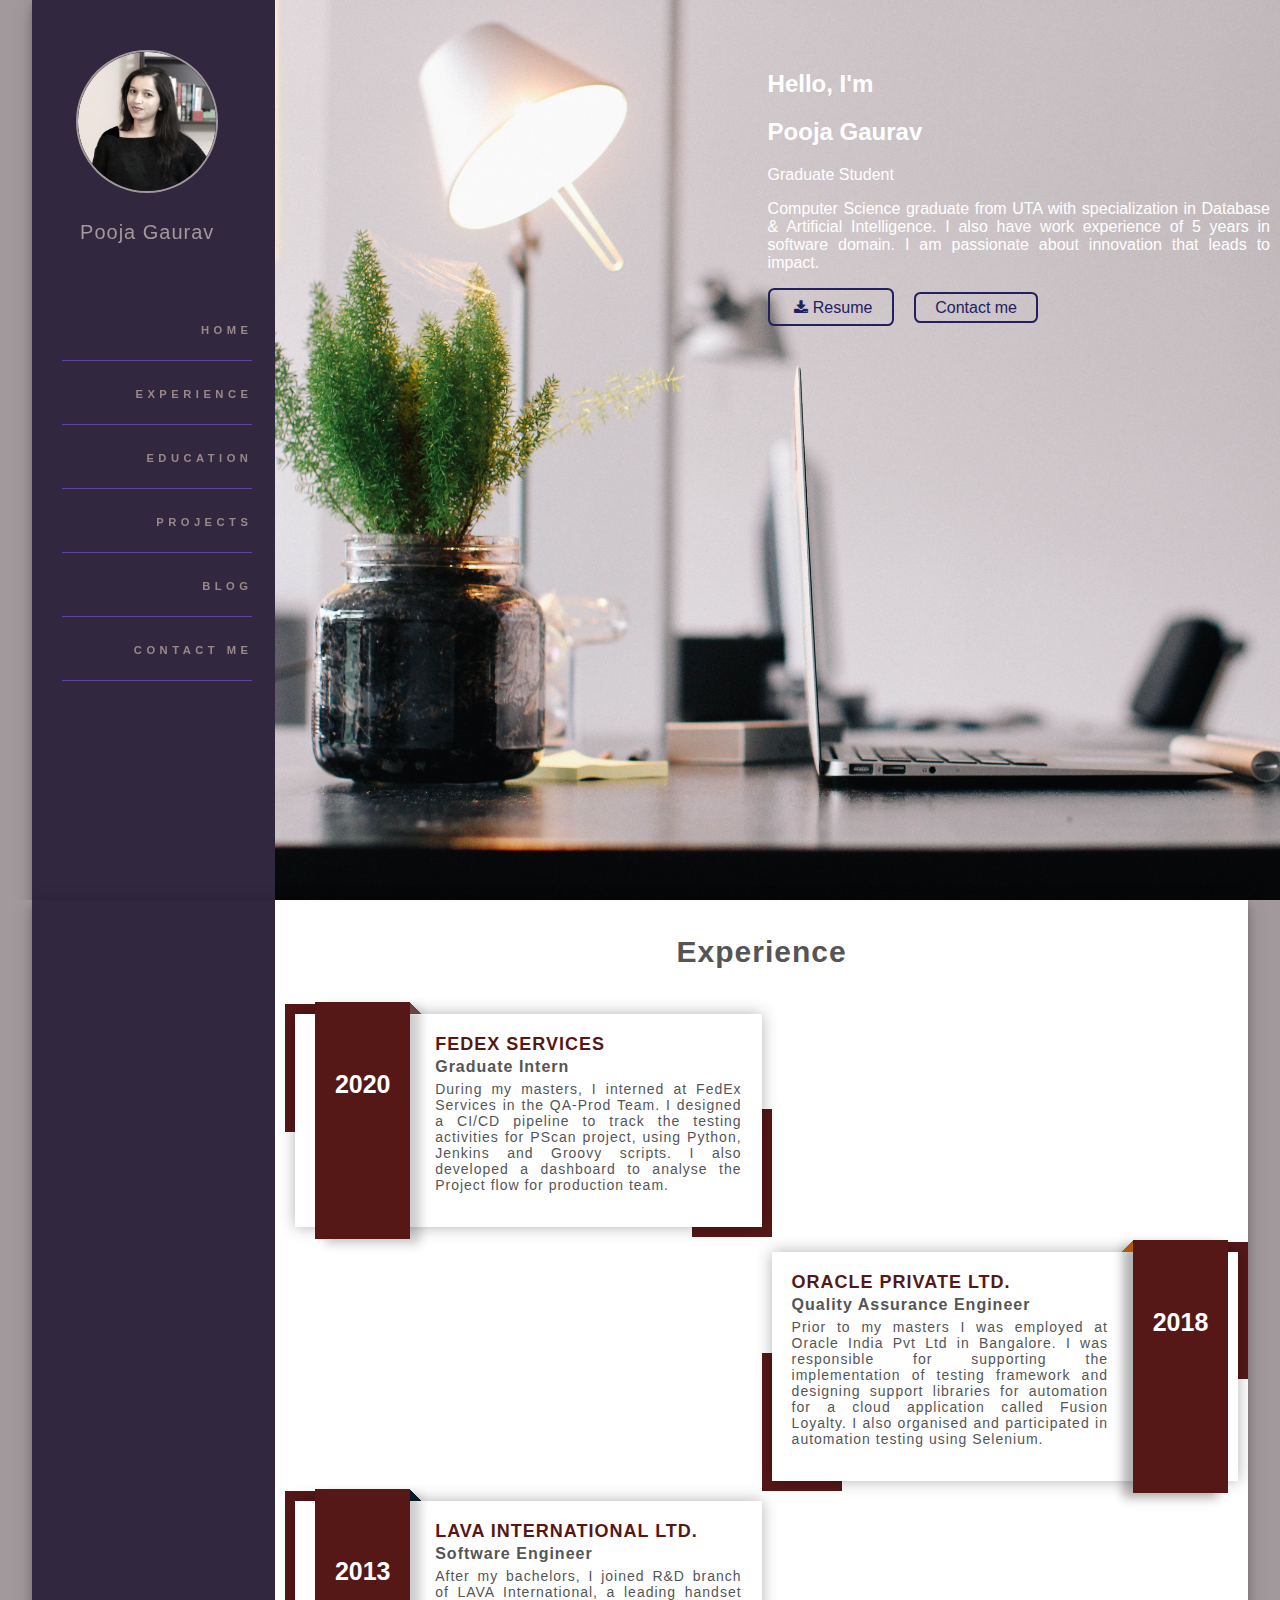
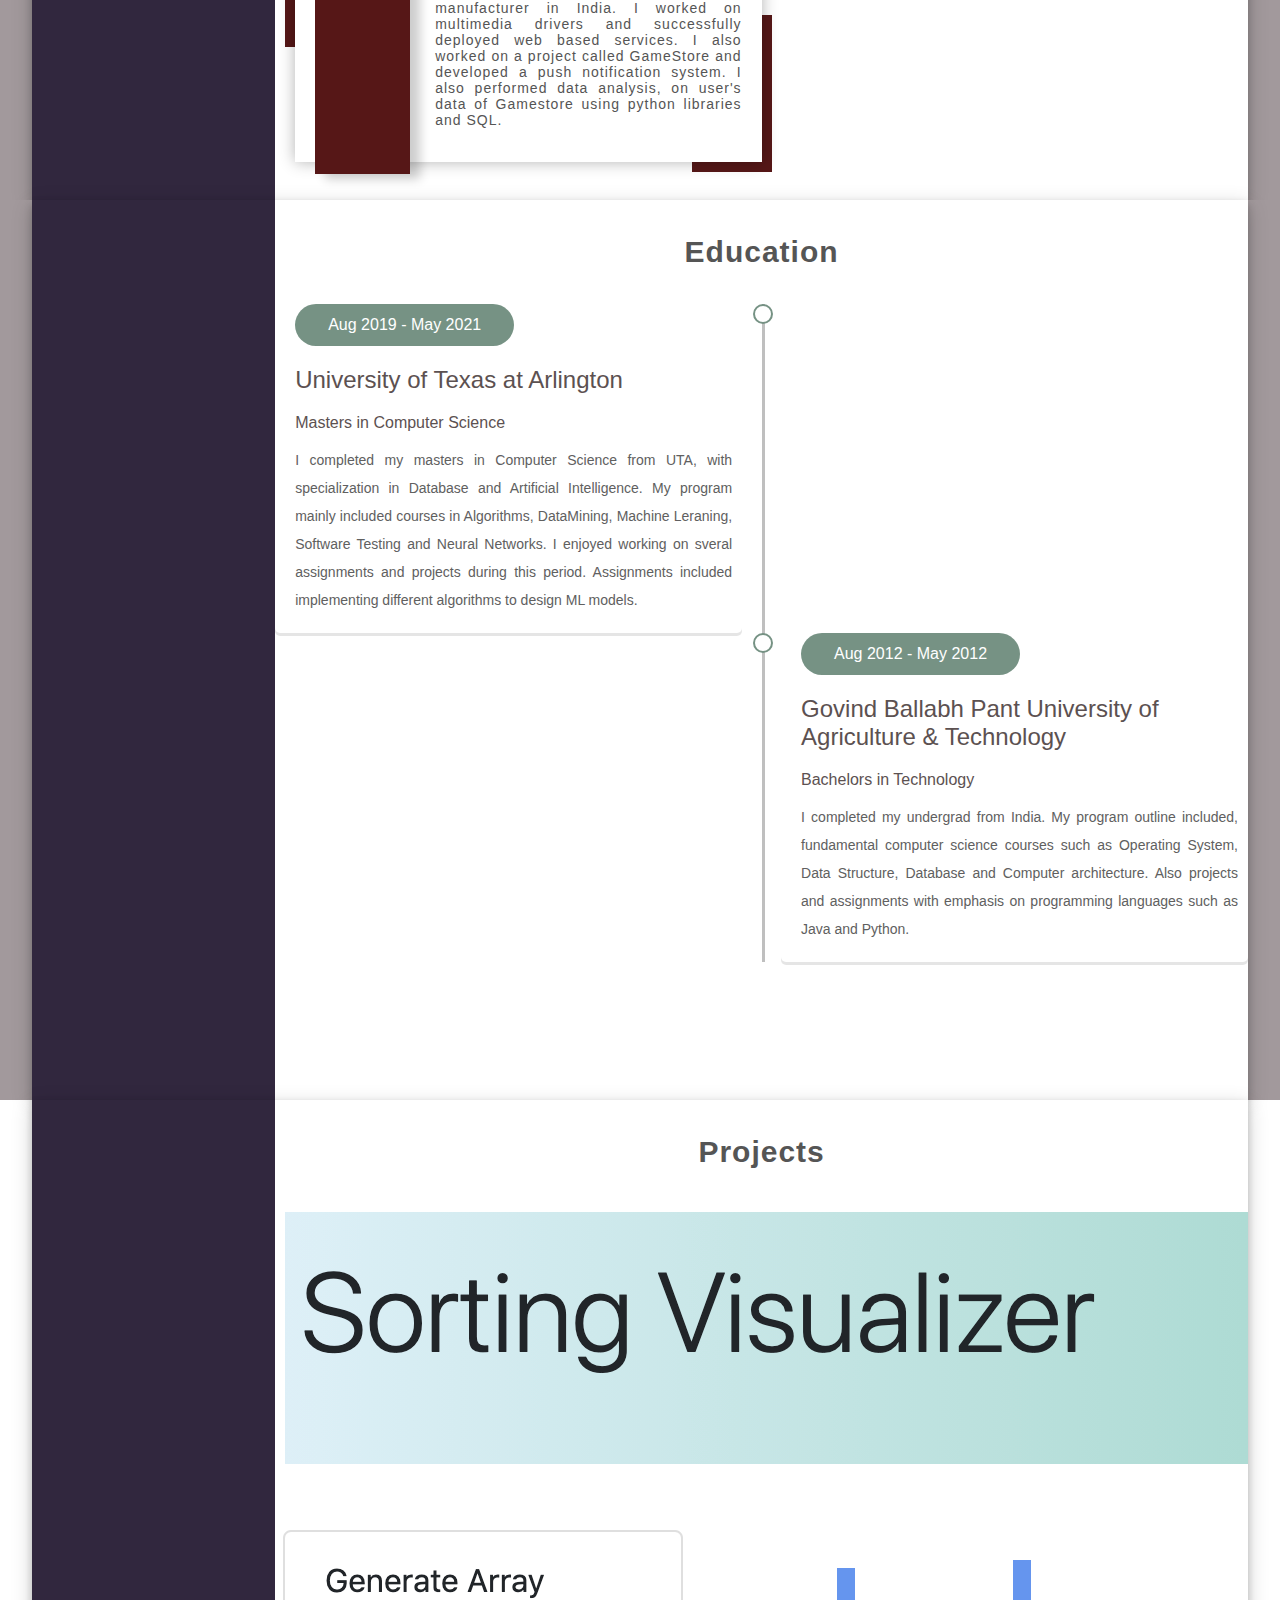
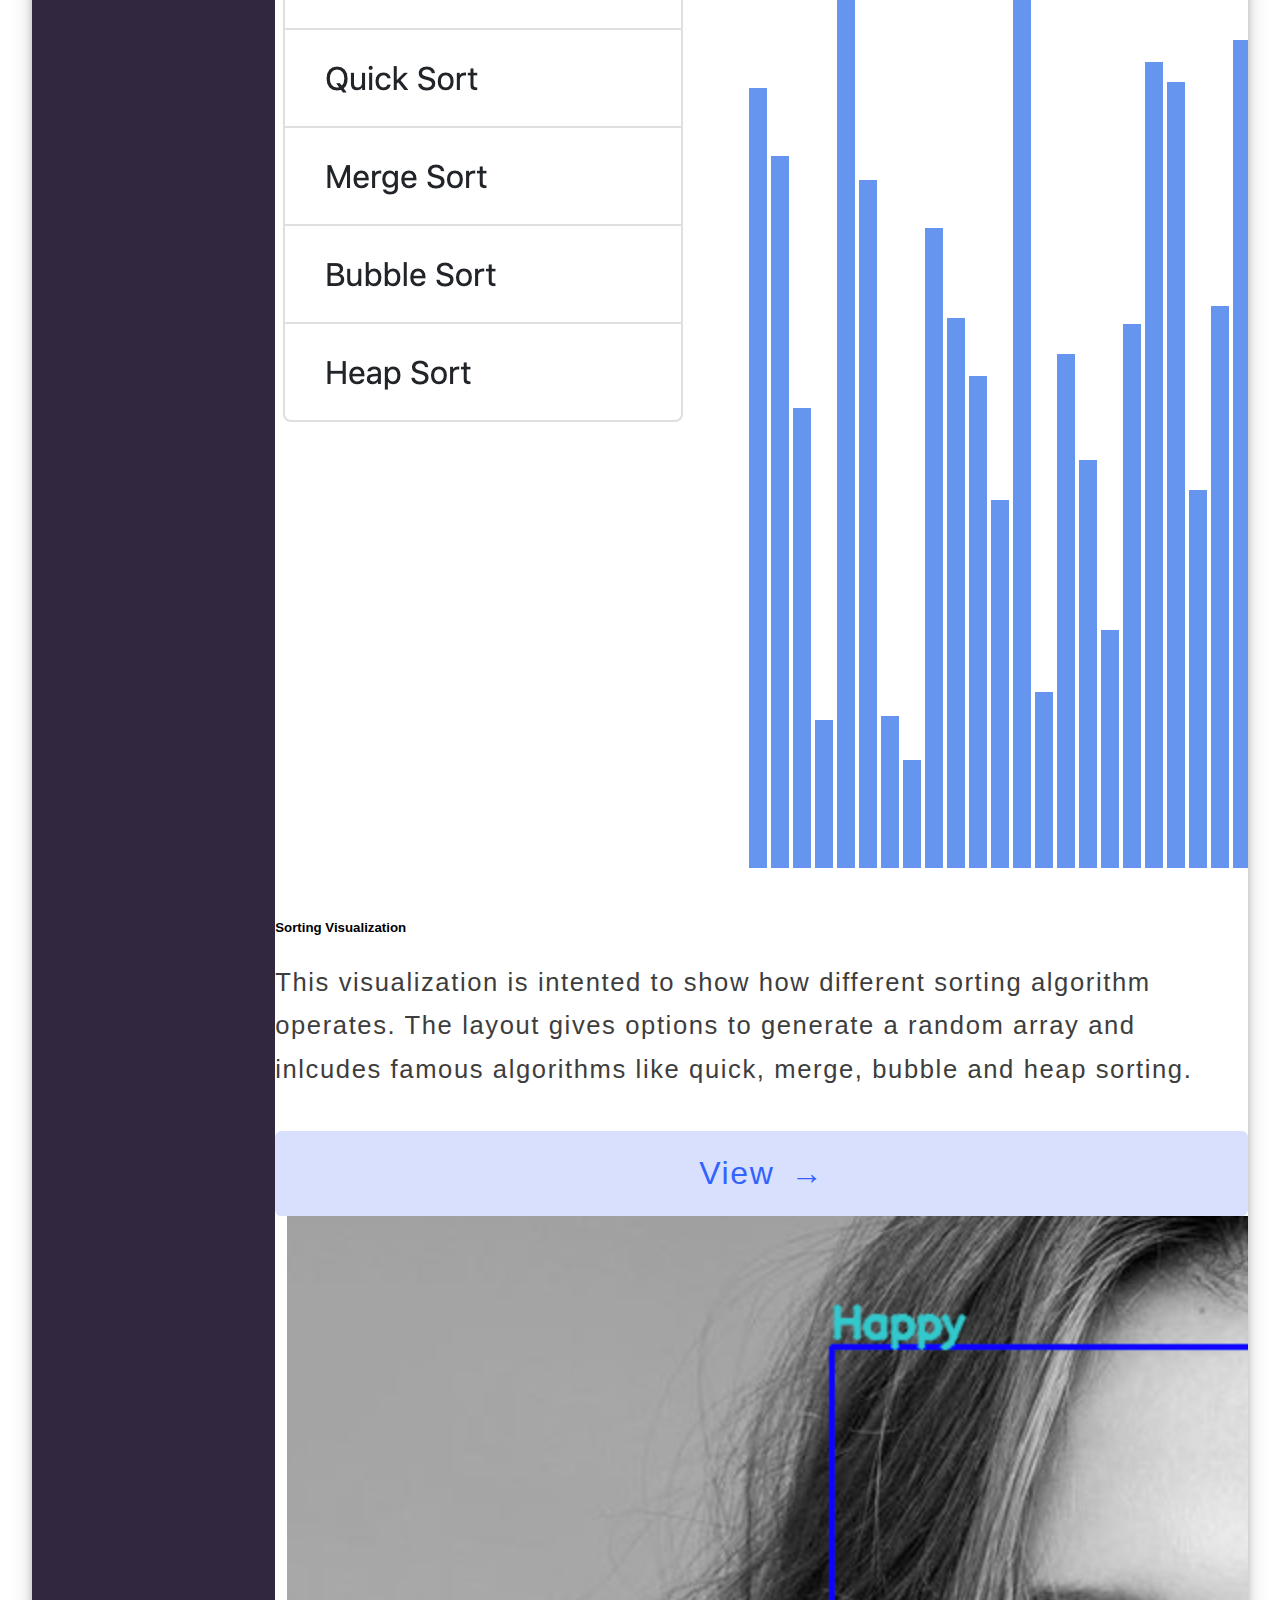
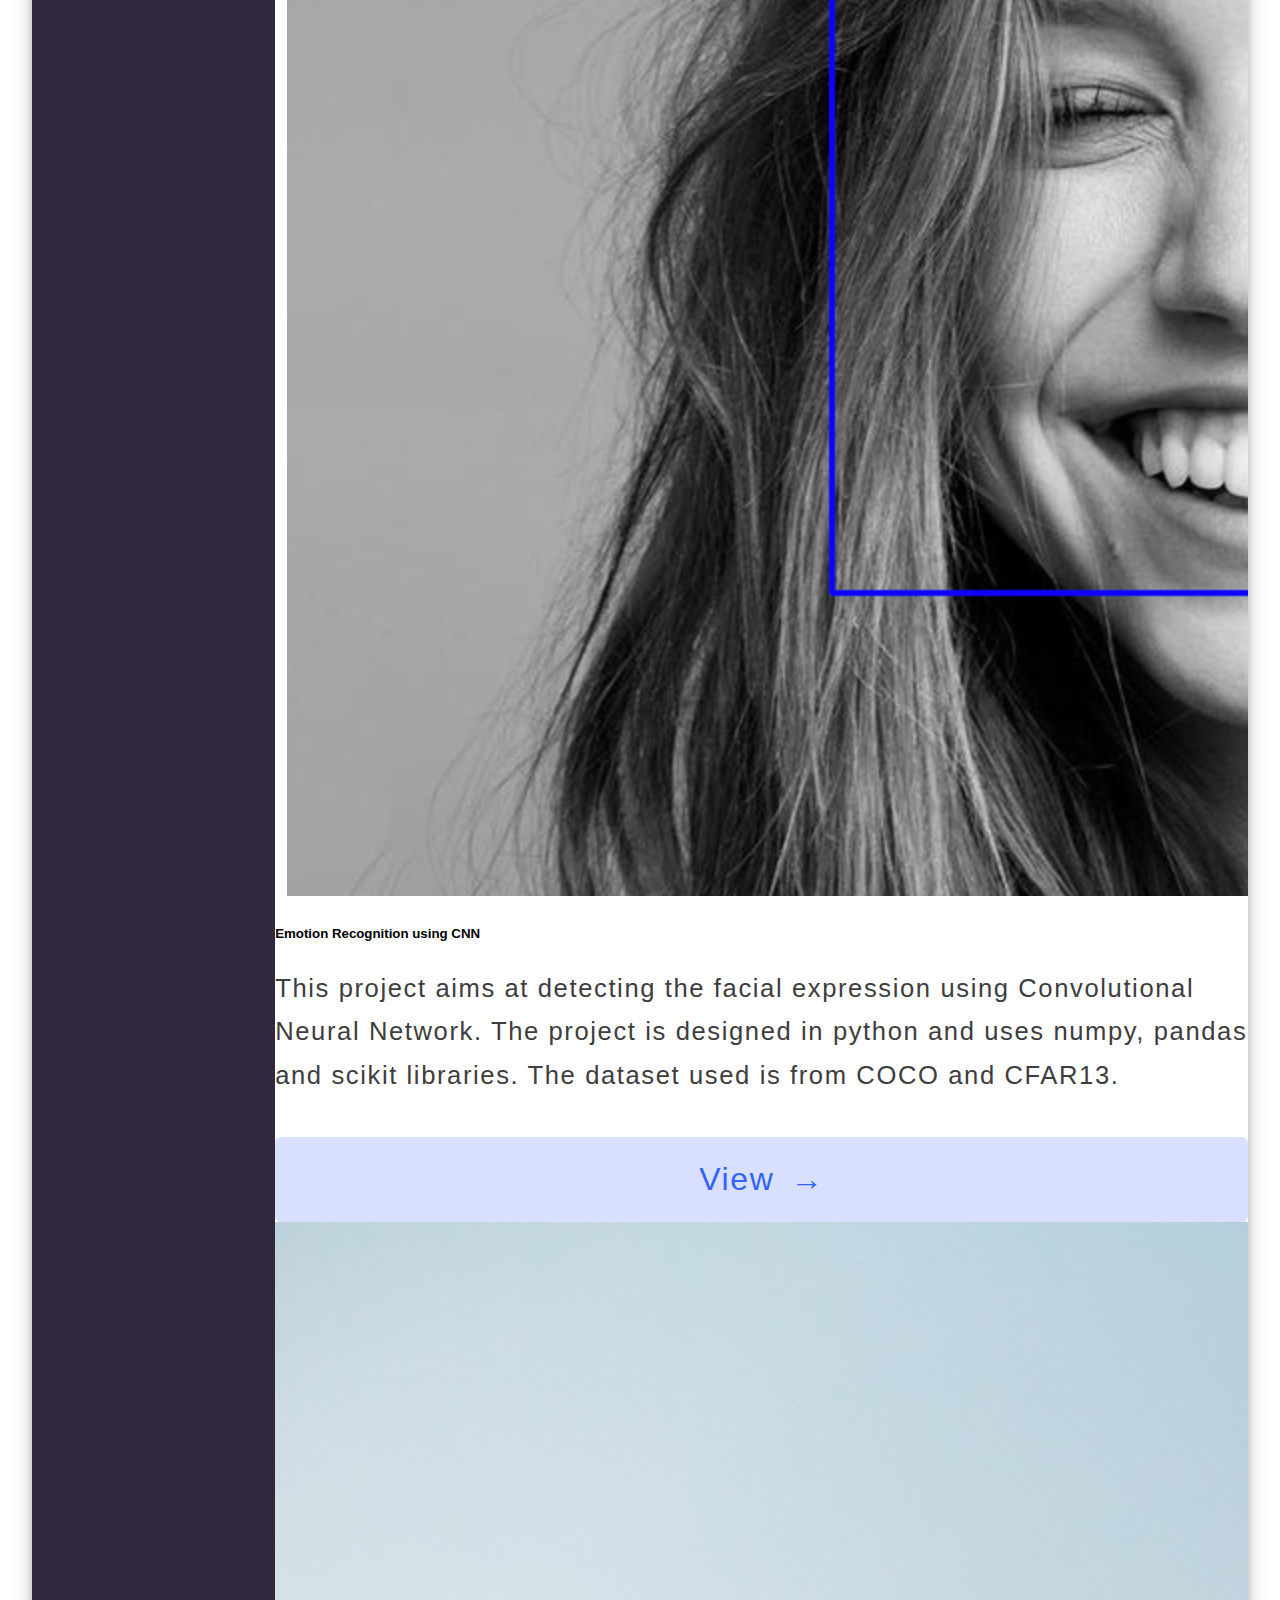
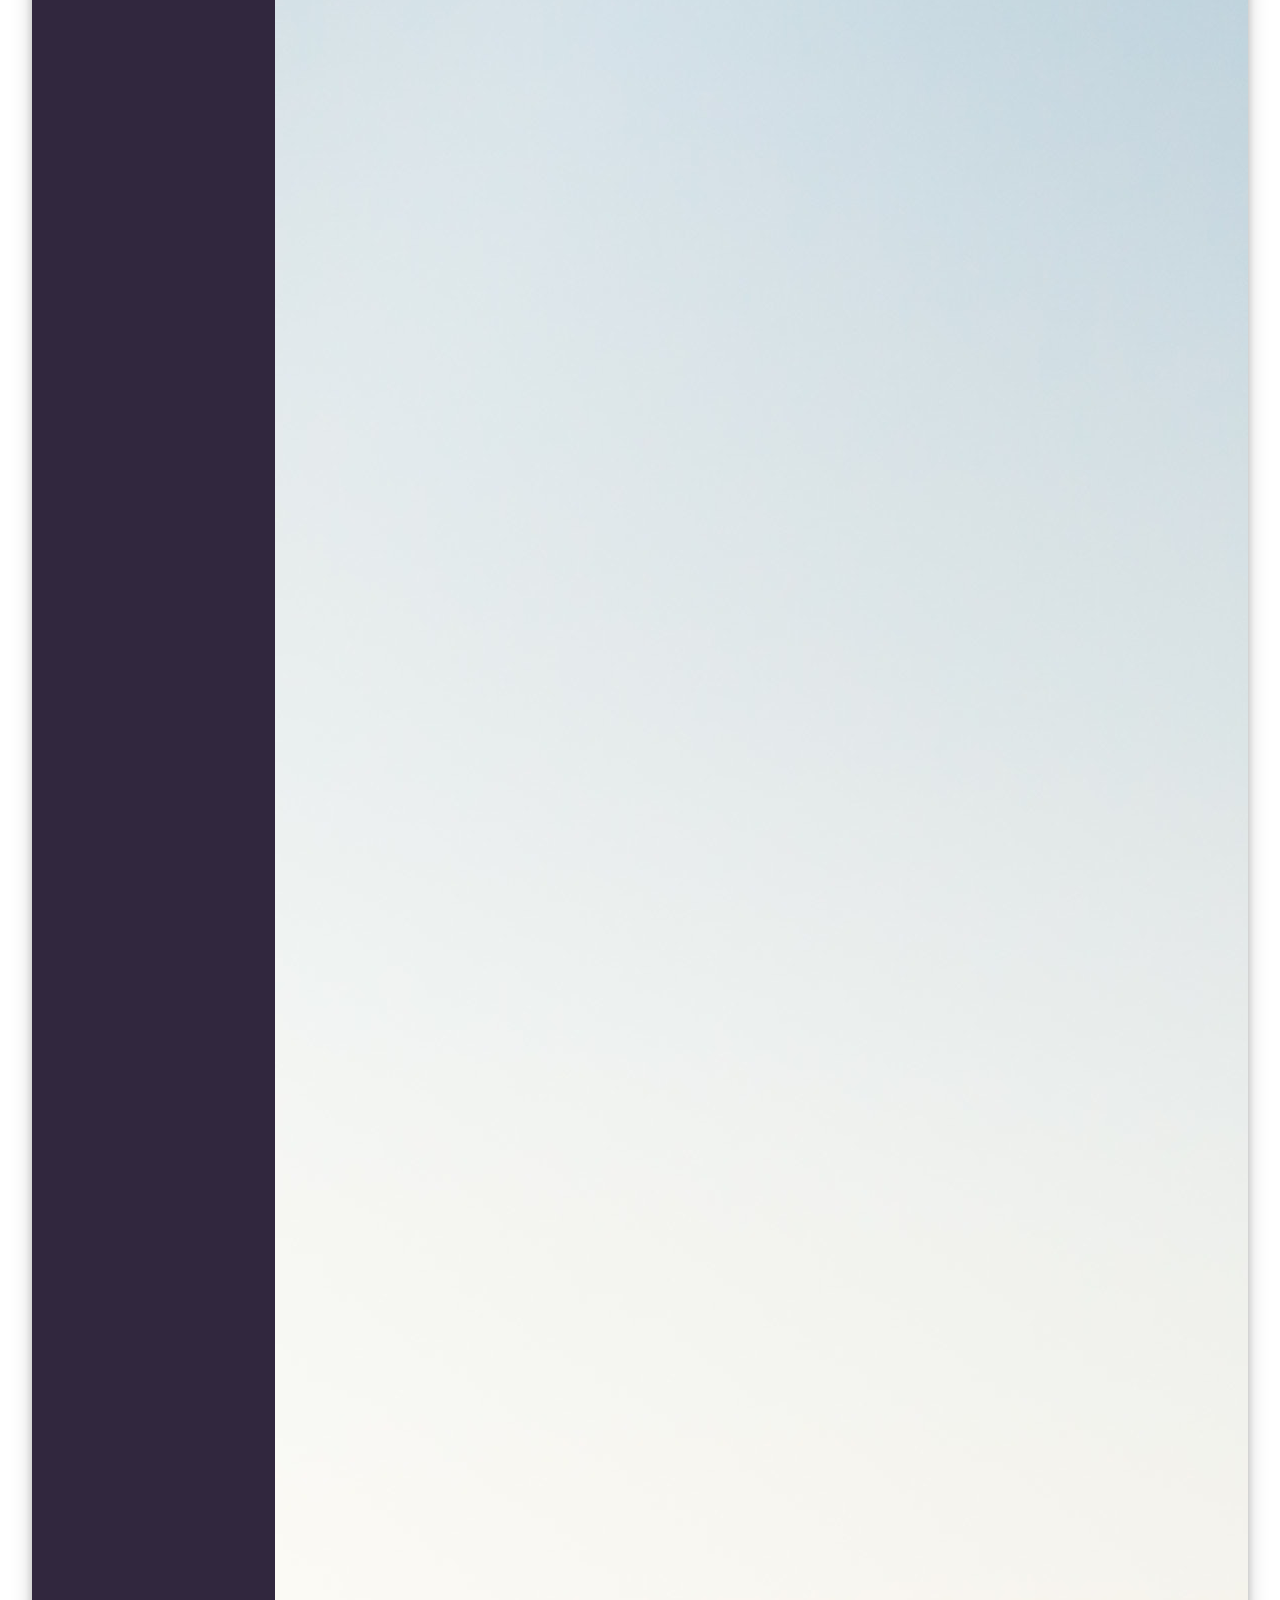
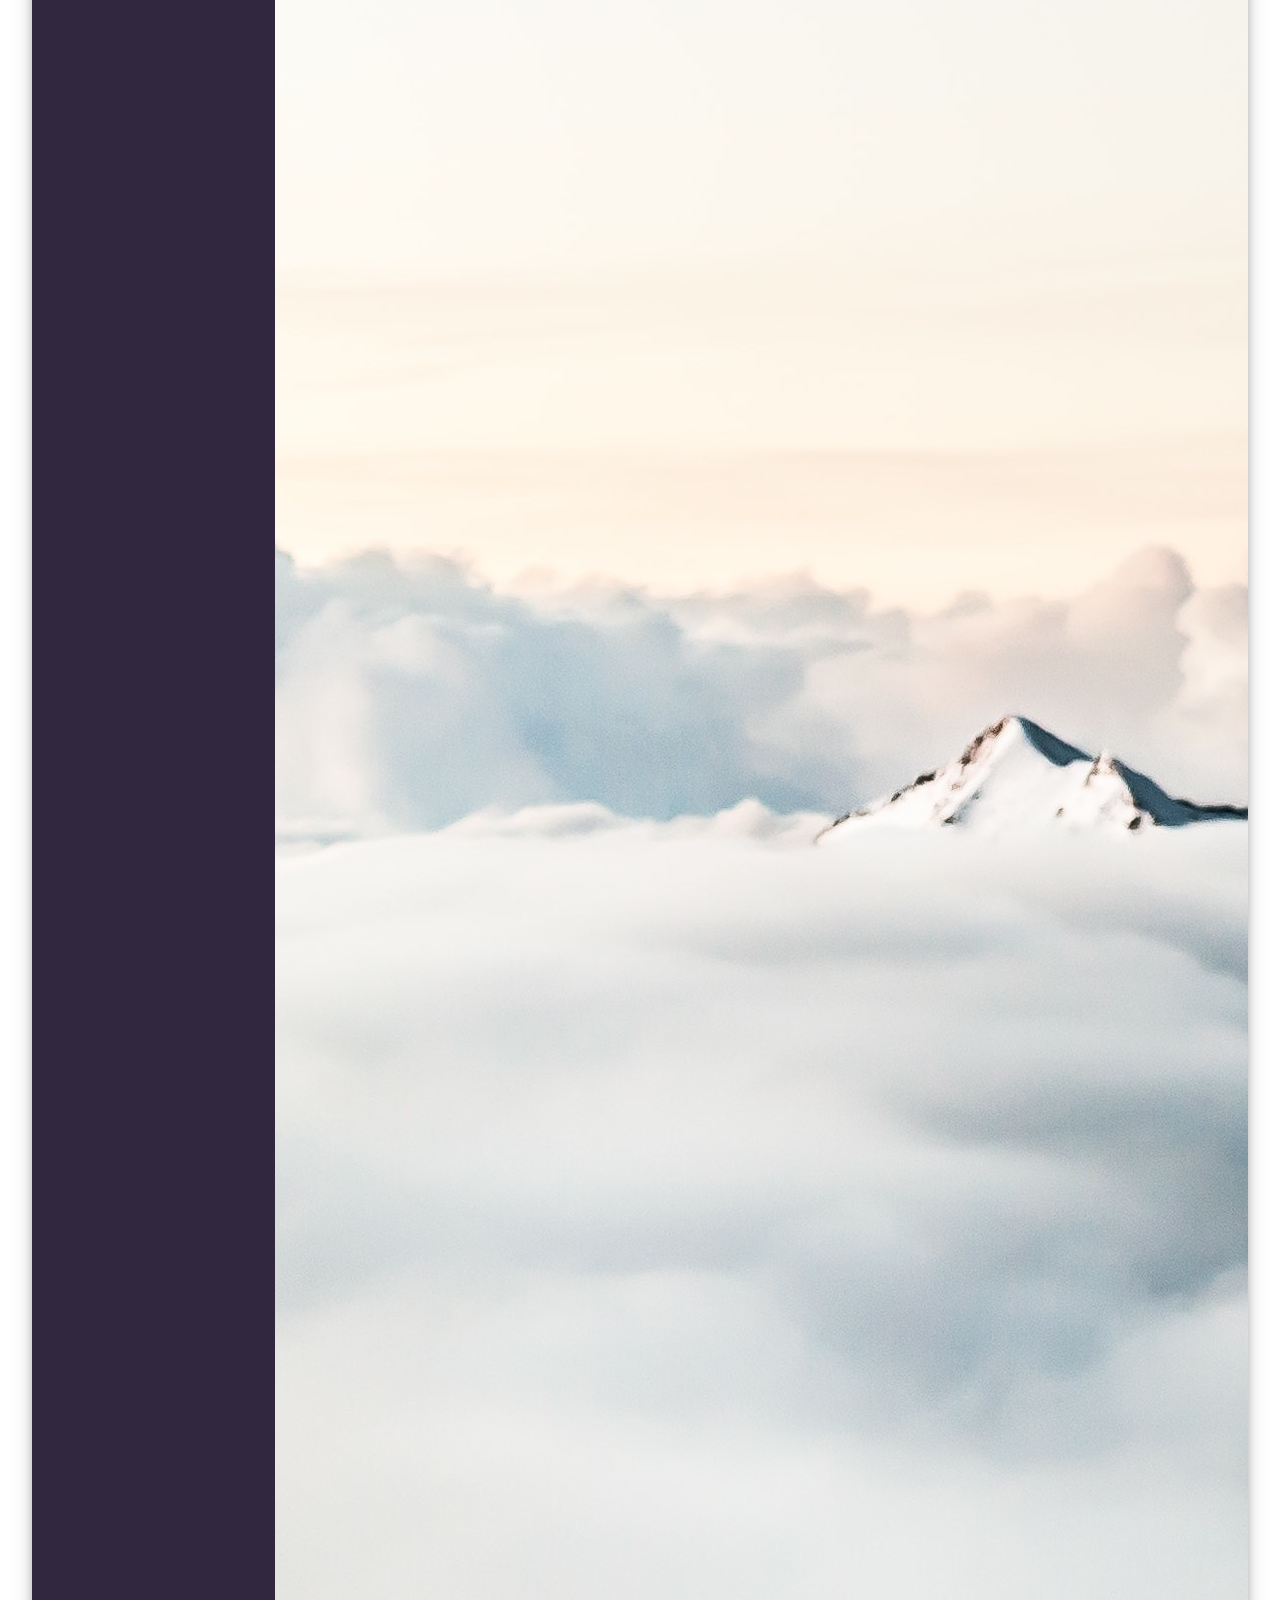
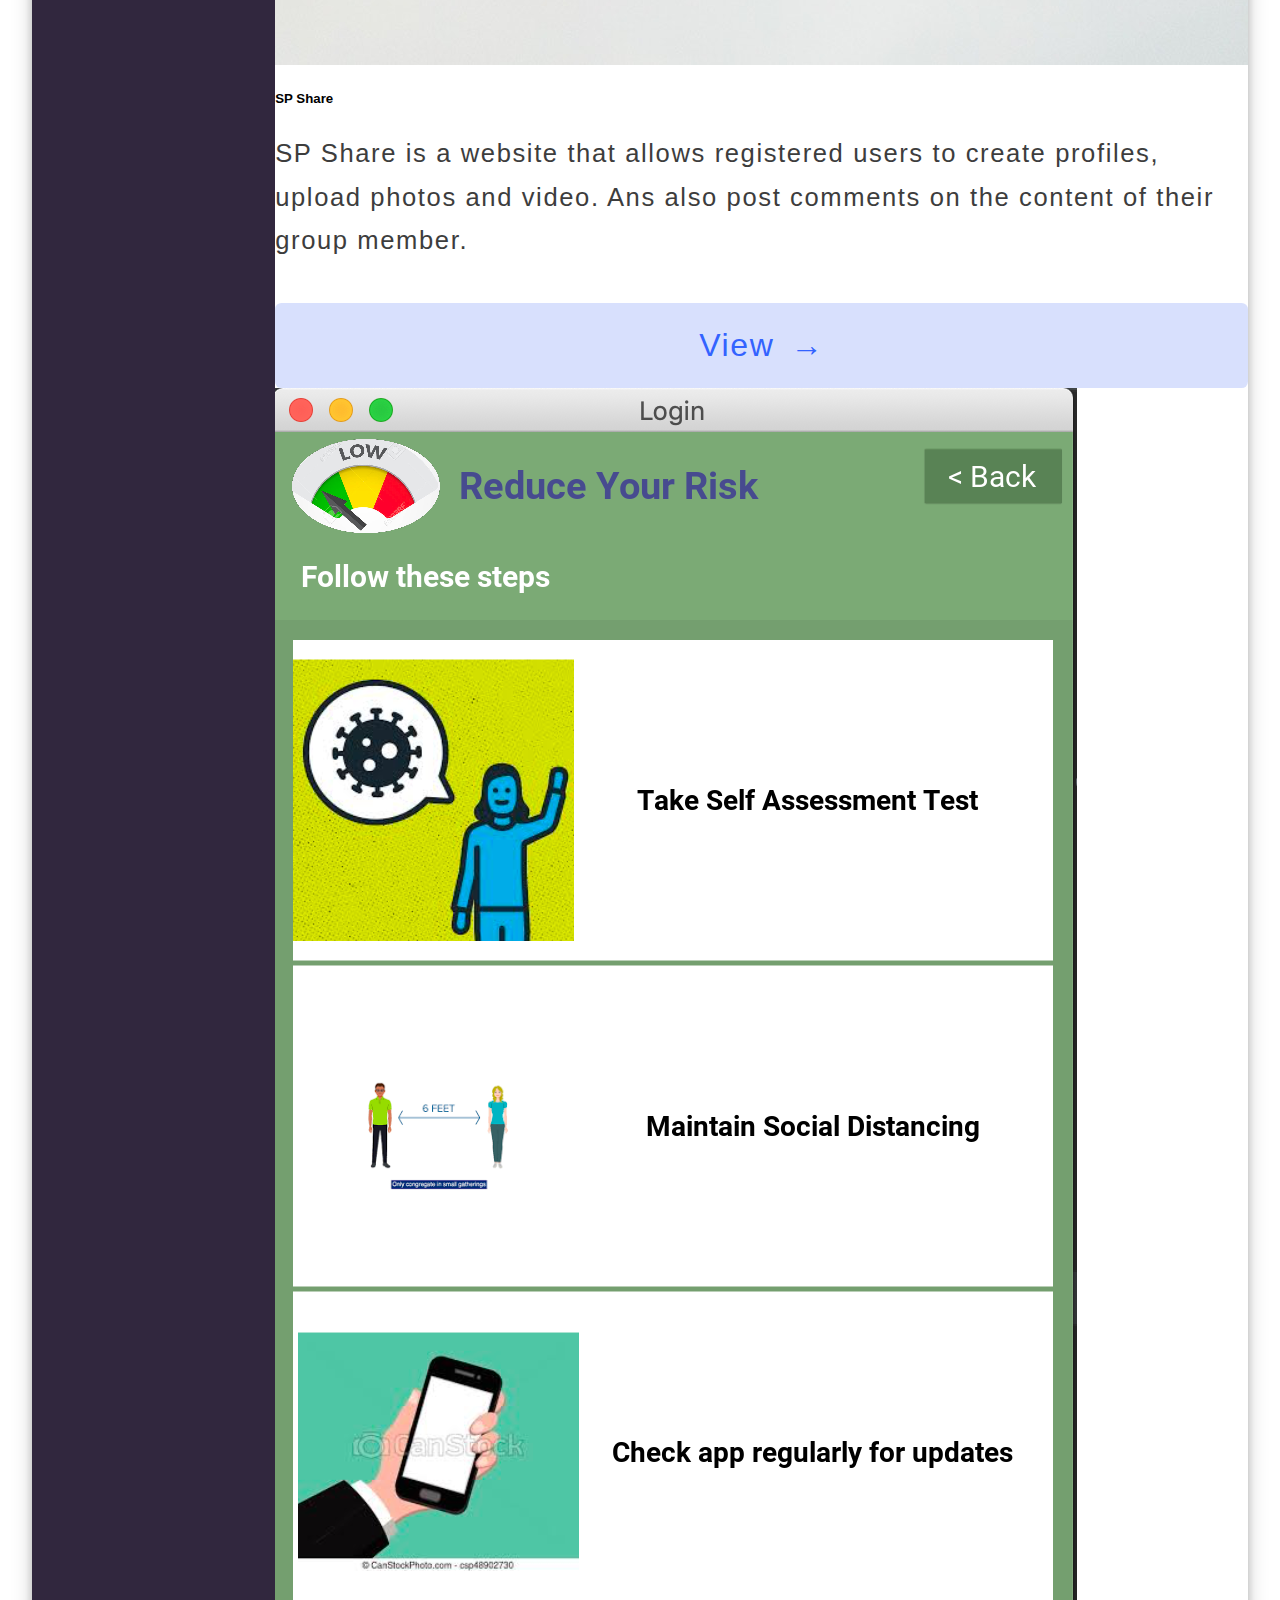
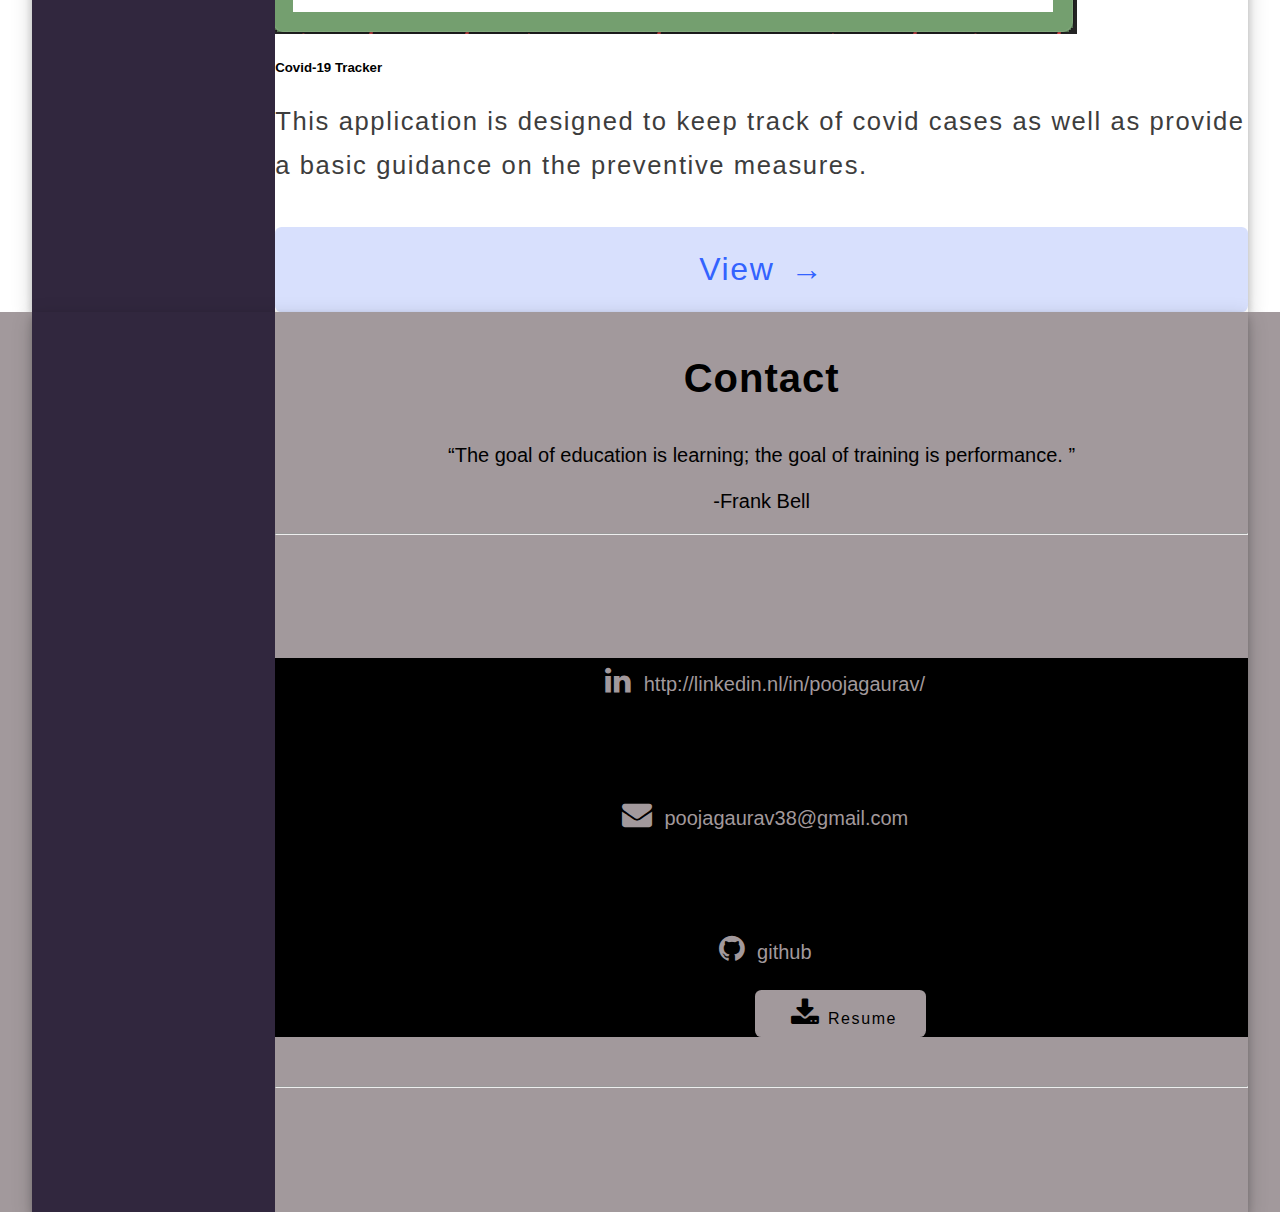
<file: index.html>
<!DOCTYPE html>
<html>
<head>
    <title>Pooja Gaurav</title>
    <link rel="stylesheet" href="style.css">
    <link rel="stylesheet" href="resume-style.css">
    <link rel="stylesheet" href="education-style.css">
    <link rel="stylesheet" href="project-style.css">
    <!-- <link rel="stylesheet" href="all.min.css"> -->
    <!-- CSS only -->
    <link href="https://cdn.jsdelivr.net/npm/bootstrap@5.0.0-beta1/dist/css/bootstrap.min.css" rel="stylesheet" integrity="sha384-giJF6kkoqNQ00vy+HMDP7azOuL0xtbfIcaT9wjKHr8RbDVddVHyTfAAsrekwKmP1" crossorigin="anonymous">
    <script src="https://cdn.jsdelivr.net/npm/bootstrap@5.0.0-beta1/dist/js/bootstrap.bundle.min.js"></script>
    <link rel="stylesheet" href="https://cdnjs.cloudflare.com/ajax/libs/font-awesome/4.7.0/css/font-awesome.min.css">
</head>
<body>
    <!--------------------Section 1--------------->
    <section id="section1">
        <div class="content-box">
            <div class="userbox1"> 
                 
                <!---------Navbar--------------->
                <nav class="fixed">
                    <center class="dp">
                        <img src="./img/dp1.jpg" class="home-img"/>
                        <h2>Pooja Gaurav</h2>
                    </center> 
                    <ul class="menu">
                        <li class = "item"><a href="#section1">Home</a></li>
                        <li ><a href="#section2">Experience</a></li> 
                        <li ><a href="#section3">Education</a></li>
                        <li ><a href="#section4">Projects</a></li>
                        <li ><a href="blog.html">Blog</a></li>
                        <li ><a href="#section5">Contact Me</a></li>
                    </ul>
                </nav>
            </div>
            <div class="userbox2">
                <div class="home-image">
                    <div class="userbox3">
                        <div class="home-text">
                            <h2>Hello, I'm</h2>
                            <h2>Pooja Gaurav</h2>
                            <p>Graduate Student</p>
                            <p>Computer Science graduate from UTA with specialization in Database & Artificial Intelligence. I also have work experience of 5 years in software domain. I am passionate about innovation that leads to impact.</p>
                            <!-----buttons---->
                            <a href="PoojaGaurav_Resume.pdf" class="btn-home" target="_blank"><i class="fa fa-download"></i>Resume</a>
                            <a href="#section5" class="btn-home">Contact me</a>
                        </div>
                    </div>    
                </div>
                
            <!-- <img src="img/bg1.jpg" height="800px"> -->
            </div>
            
        </div>
    </section>
<!--------------------------------Section 2-------------------------->
     
    <!-------------------------------------Experience------------------->
    <section id="section2">
        <div class="content-box">
            <div class="userbox1">
                </div>
            <div class="userbox2">
                <h2 class="heading">Experience</h2>
                <div class="row">
                    <div class="col-md-12">
                        <div class="main-timeline">
                            <div class="timeline">
                                <a href="#" class="timeline-content">
                                    <div class="timeline-year">2020</div>
                                    <h3 class="title">FedEx Services</h3>
                                    <strong>Graduate Intern</strong>
                                    <p class="description">
                                        During my masters, I interned at FedEx Services in the QA-Prod Team. I designed a CI/CD pipeline to track the testing activities for PScan project, using Python, Jenkins and Groovy scripts. I also developed a dashboard to analyse the Project flow for production team. 
                                    </p>
                                    <div class="timeline-icon"></div>
                                </a>
                            </div>
                            <div class="timeline">
                                <a href="#" class="timeline-content">
                                    <div class="timeline-year">2018</div>
                                    <h3 class="title">Oracle Private Ltd.</h3>
                                    <strong>Quality Assurance Engineer</strong>
                                    <p class="description">
                                        Prior to my masters I was employed at Oracle India Pvt Ltd in Bangalore. I was responsible for supporting the implementation of testing framework and designing support libraries for automation for a cloud application called Fusion Loyalty. I also organised and participated in automation testing using Selenium.
                                    </p>
                                    <div class="timeline-icon"></i></div>
                                </a>
                            </div>
                            <div class="timeline">
                                <a href="#" class="timeline-content">
                                    <div class="timeline-year">2013</div>
                                    <h3 class="title">LAVA International Ltd.</h3>
                                    <strong>Software Engineer</strong>
                                    <p class="description">
                                        After my bachelors, I joined R&D branch of LAVA International, a leading handset manufacturer in India. I worked on multimedia drivers and successfully deployed web based services. I also worked on a project called GameStore and developed a push notification system. I also performed data analysis, on user's data of Gamestore using python libraries and SQL. 
                                    </p>
                                    <div class="timeline-icon"></div>
                                </a>
                            </div>
                        </div>
                    </div>
                </div>
            </div>
        </div>
    </section>
    <!-------------------------------Section3 Education---------------------->
    <section id="section3">
        <div class="content-box">
            <div class="userbox1">
                </div>
            <div class="userbox2">
                <h2 class="heading">Education</h2>
                <div class="main-timeline2">
                    <div class="timeline2">
                        <div class="timeline-icon2"></div>
                        <div class="timeline-content2">
                            <span class="date2">Aug 2019 - May 2021</span>
                            <h4 class="title2">University of Texas at Arlington</h4>
                            <h2 class="sub-title">Masters in Computer Science</h2>
                            <p class="description2">
                                I completed my masters in Computer Science from UTA, with specialization in Database and Artificial Intelligence. My program mainly included courses in Algorithms, DataMining, Machine Leraning, Software Testing and Neural Networks. I enjoyed working on sveral assignments and projects during this period. Assignments included implementing different algorithms to design ML models.
                            </p>
                        </div>
                    </div>
                 
                    <div class="timeline2">
                        <div class="timeline-icon2"></div>
                        <div class="timeline-content2 right">
                            <span class="date2">Aug 2012 - May 2012</span>
                            <h4 class="title2">Govind Ballabh Pant University of Agriculture & Technology</h4>
                            <h2 class="sub-title">Bachelors in Technology</h2>
                            <p class="description2">
                                I completed my undergrad from India. My program outline included, fundamental computer science courses such as Operating System, Data Structure, Database and Computer architecture. Also projects and assignments with emphasis on programming languages such as Java and Python.
                            </p>
                        </div>
                    </div>
                </div>
            </div>
        </div>
    </section>
    <!-----------------------------Section4 Projects------------------------------------>
    
     <section id="section4">
        <div class="content-box">
            <div class="userbox1">
                </div>
            <div class="userbox2">
                <h2 class="heading">Projects</h2>
                
                    <div class="row row-cols-1 row-cols-md-2 g-4">
                        <!------------------------------cards------->
                        <div class="col">
                            <div class="card">
                              <img src="./img/scr2.png" class="card-img-top" alt="...">
                              <div class="card-body">
                                <h5 class="card-title">Sorting Visualization</h5>
                                <p class="card-text">This visualization is intented to show how different sorting algorithm operates. The layout gives options to generate a random array  and inlcudes famous algorithms like quick, merge, bubble and heap sorting.</p>
                                <a href="./sorting.html" target="_blank"><button class="card-btn">View<span>&rarr;</span></button></a>
                              </div>
                            </div>
                          </div>
                        <div class="col">
                            <div class="card">
                              <img src="./img/ml_prj.png" class="card-img-top" alt="...">
                              <div class="card-body">
                                <h5 class="card-title">Emotion Recognition using CNN</h5>
                                <p class="card-text">This project aims at detecting the facial expression using Convolutional Neural Network. The project is designed in python and uses numpy, pandas and scikit libraries. The dataset used is from COCO and CFAR13.</p>
                                <a href = "https://github.com/poojagaurav3/Emotion-Recognition-using-CNN" target="_blank"><button class="card-btn">View<span>&rarr;</span></button></a>
                              </div>
                            </div>
                          </div>
                        <div class="col">
                            <div class="card">
                              <img src="./img/bg2.jpg" class="card-img-top" alt="...">
                              <div class="card-body">
                                <h5 class="card-title">SP Share</h5>
                                <p class="card-text"> SP Share is a website that allows registered users to create profiles, upload photos and video. Ans also post comments on the content of their group member.</p>
                                <a href = "https://github.com/poojagaurav3/sp-share" target="_blank"><button class="card-btn">View<span>&rarr;</span></button></a>
                              </div>
                            </div>
                          </div>
                        <div class="col">
                            <div class="card">
                              <img src="./img/Lstep.png" class="card-img-top" alt="...">
                              <div class="card-body">
                                <h5 class="card-title">Covid-19 Tracker</h5>
                                <p class="card-text">
                                    This application is designed to keep track of covid cases as well as provide a basic guidance on the preventive measures.
                                </p>
                                <a href="https://github.com/poojagaurav3/Covid19-Tracker" target="_blank"><button class="card-btn">View<span>&rarr;</span></button></a>
                              </div>
                              
                            </div>
                        </div>
                    </div>
            </div>
        </div>
    </section>

    <!--------------------------------Contact Me---------------------------->
    <section id = "section5">
        <div class="content-box">
            <div class="userbox1">
                </div>
            <div class="userbox2">
            <!-- <div id="contact"> -->
            <div class="sec1">
                <h2 class= "heading">Contact</h2>
                <p class="lead">
                    “The goal of education is learning; the goal of training is performance. ”<br><br> -Frank Bell
                </p>
            </div>
            <hr><br>
            <div class="sec2">
                <div class="row">
                    <div class="col-md-4">
                        <p><a href="https://www.linkedin.com/in/pooja-gaurav-9aa87967/" target="_blank">
                            <i class="fa fa-linkedin"></i>
                            http://linkedin.nl/in/poojagaurav/</a></p>
                    </div>
                    <div class="col-md-4">
                        <p><a href="mailto:ln.tremegnavlacsap@lacsap" target="_blank"> 
                            <i class="fa fa-envelope"></i>
                            poojagaurav38@gmail.com</a></p>
                    </div>
                    <div class="col-md-4">
                        <p>
                        <a href="https://github.com/poojagaurav3" target="_blank">
                            <i class="fa fa-github"></i>
                            github</a></p>
                    </div>

                </div>
                <a href = "PoojaGaurav_Resume.pdf" target="_blank"><button type="button"  class="btn-contact"><i class="fa fa-download"></i>Resume</button></a>
                
            </div>
            <div class = sec3>
            </div>
            <!-- </div> -->
            <br><hr>
            </div> 
        </div>      
    </section>
</body>
</html>
</file>
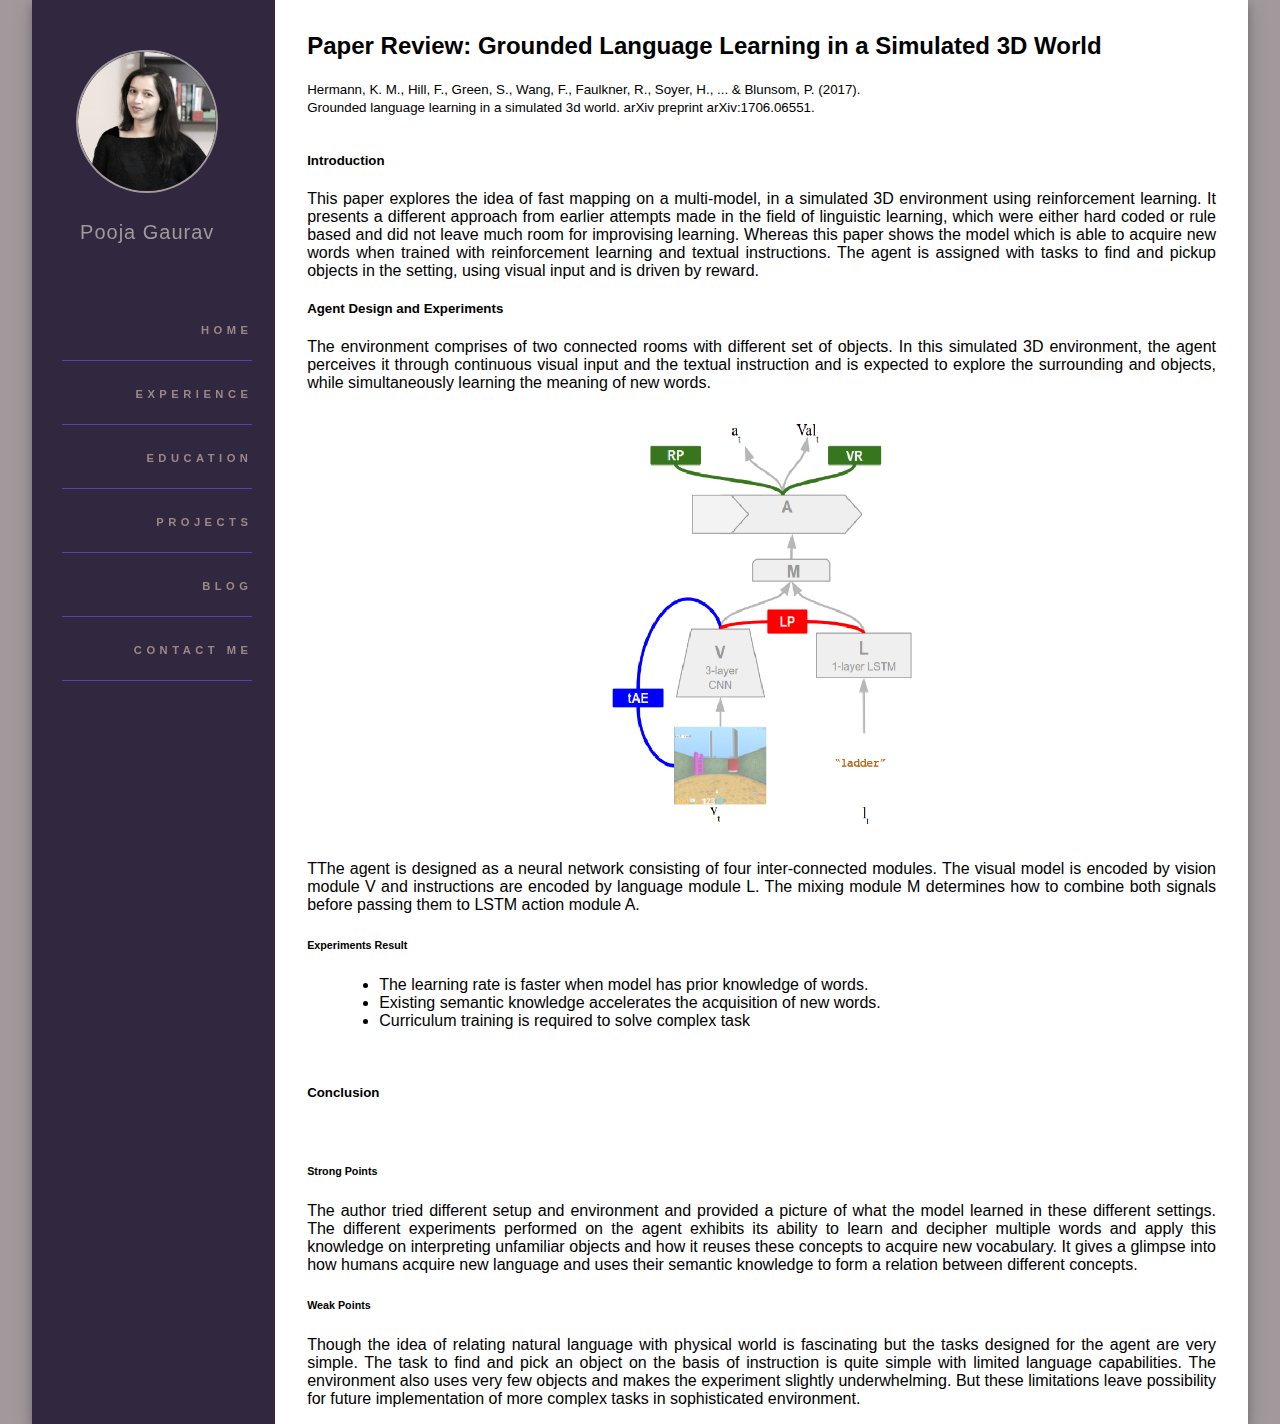
<file: 3D_lang.html>
<!DOCTYPE html>
<html>
<head>
    <title>Pooja Gaurav</title>
    <link rel="stylesheet" href="style.css">
    <link rel="stylesheet" href="blog.css">
    <!-- CSS only -->
    <link href="https://cdn.jsdelivr.net/npm/bootstrap@5.0.0-beta1/dist/css/bootstrap.min.css" rel="stylesheet" integrity="sha384-giJF6kkoqNQ00vy+HMDP7azOuL0xtbfIcaT9wjKHr8RbDVddVHyTfAAsrekwKmP1" crossorigin="anonymous">
    <script src="https://cdn.jsdelivr.net/npm/bootstrap@5.0.0-beta1/dist/js/bootstrap.bundle.min.js"></script>
    <link rel="stylesheet" href="https://cdnjs.cloudflare.com/ajax/libs/font-awesome/4.7.0/css/font-awesome.min.css">
</head>
<body>
    <section id="section1">
        <div class="content-box">
            <div class="userbox1"> 
                <nav class="fixed">
                    <center class="dp">
                        <img src="./img/dp1.jpg" class="home-img"/>
                        <h2>Pooja Gaurav</h2>
                    </center> 
                    <ul class="menu">
                        <li class = "item"><a href="index.html#section1">Home</a></li>
                        <li ><a href="index.html#section2">Experience</a></li> 
                        <li ><a href="index.html#section3">Education</a></li>
                        <li ><a href="index.html#section4">Projects</a></li>
                        <li ><a href="blog.html">Blog</a></li>
                        <li ><a href="index.html#section5">Contact Me</a></li>
                    </ul>
                </nav>
            </div>
            <div class="userbox2">
                <div class="container">
                    <h2 class="blog-title">Paper Review: Grounded Language Learning in a Simulated 3D World</h2>
                    <small class="text-muted citation">Hermann, K. M., Hill, F., Green, S., Wang, F., Faulkner, R., Soyer, H., ... & Blunsom, P. (2017).
                    </small><br/>
                    <small class="text-muted citation">Grounded language learning in a simulated 3d world. arXiv preprint arXiv:1706.06551.</small>
                    <div class="row justify-content-center blog-content">
                        <div class="col-10">
                            <h5>Introduction</h5>
                            <p>This paper explores the idea of fast mapping on a multi-model, in a simulated 3D environment using reinforcement learning. It presents a different approach from earlier attempts made in the field of linguistic learning, which were either hard coded or rule based and did not leave much room for improvising learning. Whereas this paper shows the model which is able to acquire new words when trained with reinforcement learning and textual instructions. The agent is assigned with tasks to find and pickup objects in the setting, using visual input and is driven by reward.</p>

                            <h5>Agent Design and Experiments</h5>
                            <p>The environment comprises of two connected rooms with different set of objects. In this simulated 3D environment, the agent perceives it through continuous visual input and the textual instruction and is expected to explore the surrounding and objects, while simultaneously learning the meaning of new words.</p>
                            <p style="text-align:center;">
                            <img alt="" src="./img/model5.png" class="img-fluid blog-image center" height="400" width="300"/></p>

                            <p>TThe agent is designed as a neural network consisting of four inter-connected modules. The visual model is encoded by vision module V and instructions are encoded by language module L. The mixing module M determines how to combine both signals before passing them to LSTM action module A.</p>

                            <h6>Experiments Result</h6>
                            <ul class="bullet-list">
                                <li>The learning rate is faster when model has prior knowledge of words.</li>
                                <li>Existing semantic knowledge accelerates the acquisition of new words.</li>
                                <li>Curriculum training is required to solve complex task</li>
                            </ul><br>
                            
                            <h5>Conclusion</h5><br>
                            <h6>Strong Points</h6>
                            <p>The author tried different setup and environment and provided a picture of what the model learned in these different settings. The different experiments performed on the agent exhibits its ability to learn and decipher multiple words and apply this knowledge on interpreting unfamiliar objects and how it reuses these concepts to acquire new vocabulary. It gives a glimpse into how humans acquire new language and uses their semantic knowledge to form a relation between different concepts.
                            </p>

                            <h6>Weak Points</h6>
                            <p>Though the idea of relating natural language with physical world is fascinating but the tasks designed for the agent are very simple. The task to find and pick an object on the basis of instruction is quite simple with limited language capabilities. The environment also uses very few objects and makes the experiment slightly underwhelming. But these limitations leave possibility for future implementation of more complex tasks in sophisticated environment.
                            </p>
                        </div>
                    </div>
                </div>
            </div>
        </div>
    </section>
</body>
</html>
</file>
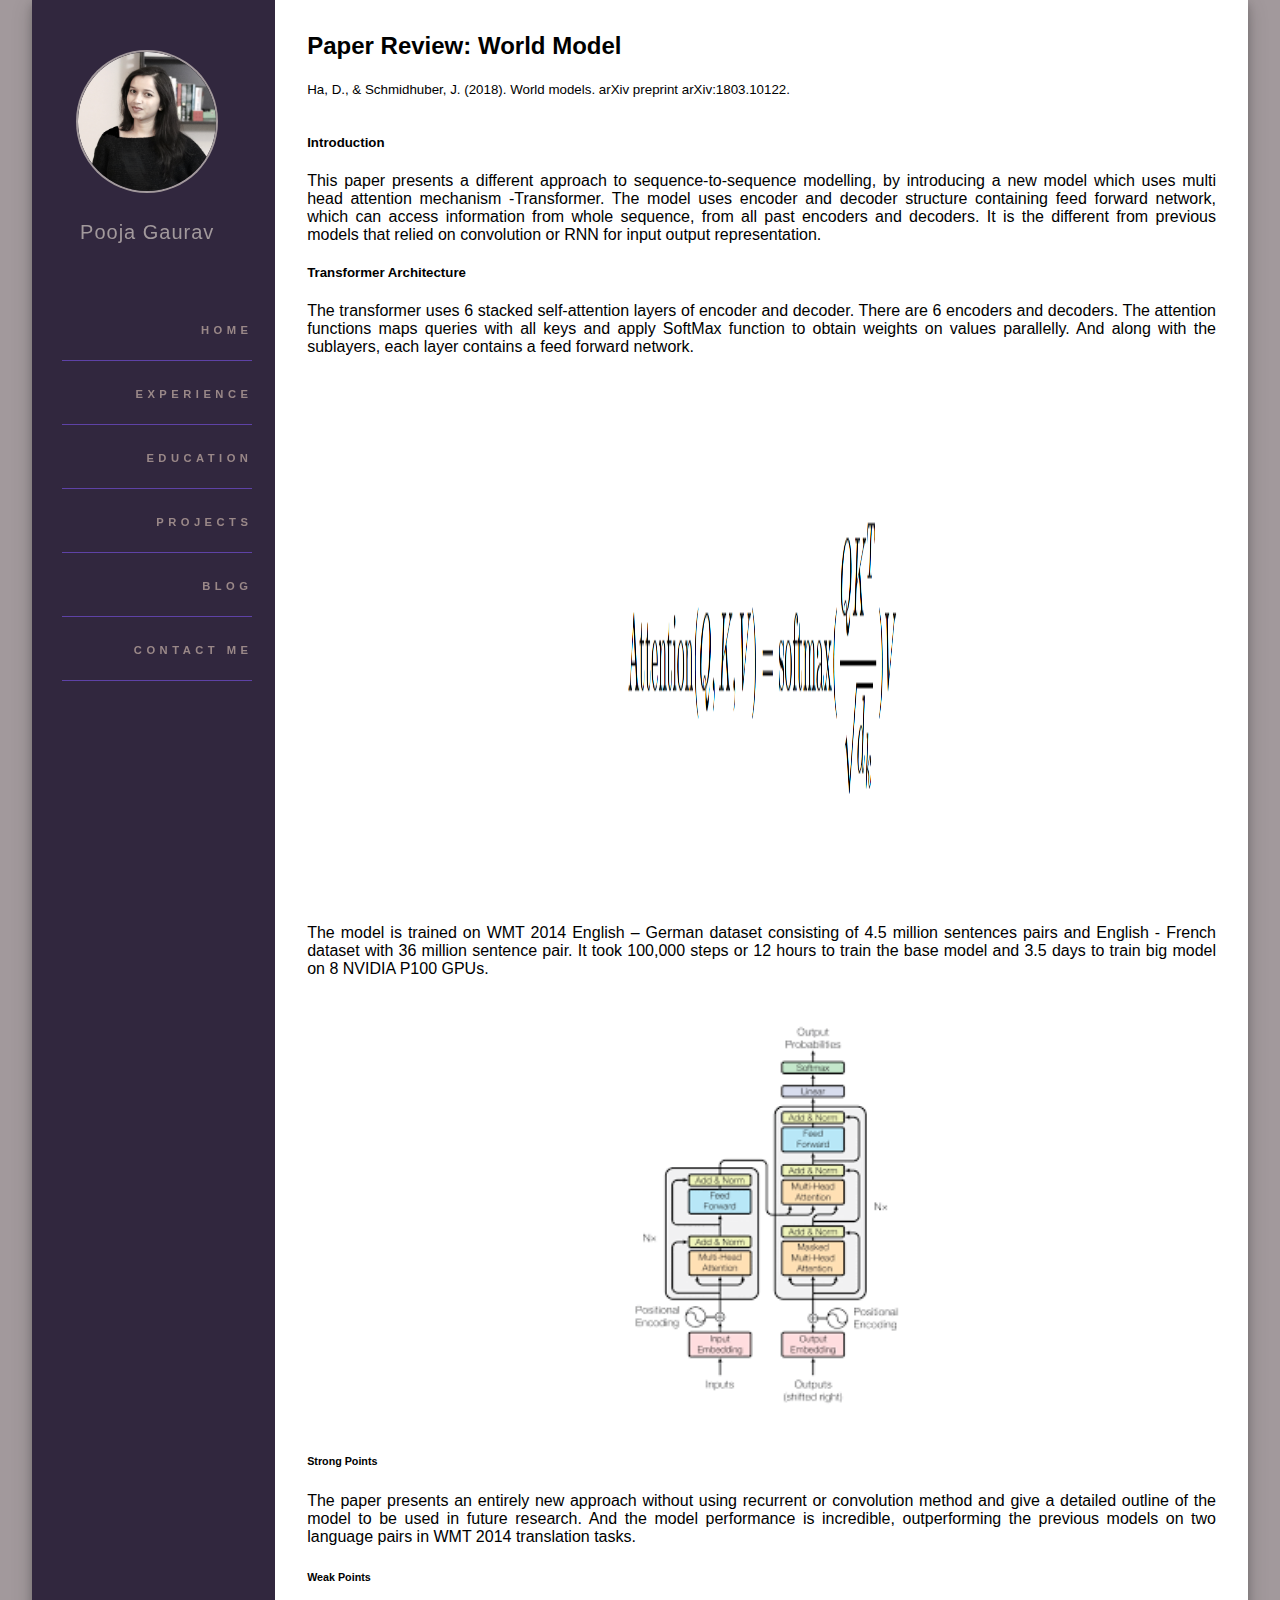
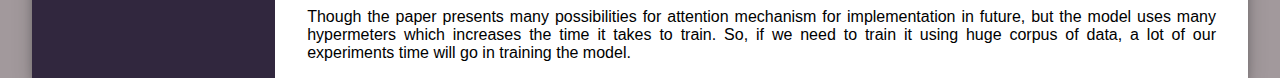
<file: attention.html>
<!DOCTYPE html>
<html>
<head>
    <title>Pooja Gaurav</title>
    <link rel="stylesheet" href="style.css">
    <link rel="stylesheet" href="blog.css">
    <!-- CSS only -->
    <link href="https://cdn.jsdelivr.net/npm/bootstrap@5.0.0-beta1/dist/css/bootstrap.min.css" rel="stylesheet" integrity="sha384-giJF6kkoqNQ00vy+HMDP7azOuL0xtbfIcaT9wjKHr8RbDVddVHyTfAAsrekwKmP1" crossorigin="anonymous">
    <script src="https://cdn.jsdelivr.net/npm/bootstrap@5.0.0-beta1/dist/js/bootstrap.bundle.min.js"></script>
    <link rel="stylesheet" href="https://cdnjs.cloudflare.com/ajax/libs/font-awesome/4.7.0/css/font-awesome.min.css">
</head>
<body>
    <section id="section1">
        <div class="content-box">
            <div class="userbox1"> 
                <nav class="fixed">
                    <center class="dp">
                        <img src="./img/dp1.jpg" class="home-img"/>
                        <h2>Pooja Gaurav</h2>
                    </center> 
                    <ul class="menu">
                        <li class = "item"><a href="index.html#section1">Home</a></li>
                        <li ><a href="index.html#section2">Experience</a></li> 
                        <li ><a href="index.html#section3">Education</a></li>
                        <li ><a href="index.html#section4">Projects</a></li>
                        <li ><a href="blog.html">Blog</a></li>
                        <li ><a href="index.html#section5">Contact Me</a></li>
                    </ul>
                </nav>
            </div>
            <div class="userbox2">
                <div class="container">
                    <h2 class="blog-title">Paper Review: World Model</h2>
                    <small class="text-muted citation">Ha, D., & Schmidhuber, J. (2018). World models. arXiv preprint arXiv:1803.10122.</small><br/>
                    
                    <div class="row justify-content-center blog-content">
                        <div class="col-10">
                            <h5>Introduction</h5>
                            <p>This paper presents a different approach to sequence-to-sequence modelling, by introducing a new model which uses multi head attention mechanism -Transformer.  The model uses encoder and decoder structure containing feed forward network, which can access information from whole sequence, from all past encoders and decoders. It is the different from previous models that relied on convolution or RNN for input output representation.</p>

                            <h5>Transformer Architecture</h5>
                            <p>The transformer uses 6 stacked self-attention layers of encoder and decoder. There are 6 encoders and decoders. The attention functions maps queries with all keys and apply SoftMax function to obtain weights on values parallelly. And along with the sublayers, each layer contains a feed forward network.</p>
                            <p style="text-align:center;">
                            <img alt="" src="./img/attn.png" class="img-fluid blog-image center" height="500" width="300"/></p>

                            <p>The model is trained on WMT 2014 English – German dataset consisting of 4.5 million sentences pairs and English - French dataset with 36 million sentence pair. It took 100,000 steps or 12 hours to train the base model and 3.5 days to train big model on 8 NVIDIA P100 GPUs. </p>

                            <p style="text-align:center;">
                            <img alt="" src="./img/ppr11.png" class="img-fluid blog-image center" height="400" width="300"/></p>
                          

                            <h6>Strong Points</h6>
                            <p>The paper presents an entirely new approach without using recurrent or convolution method and give a detailed outline of the model to be used in future research. And the model performance is incredible, outperforming the previous models on two language pairs in WMT 2014 translation tasks.
                            </p>

                            <h6>Weak Points</h6>
                            <p>Though the paper presents many possibilities for attention mechanism for implementation in future, but the model uses many hypermeters which increases the time it takes to train. So, if we need to train it using huge corpus of data, a lot of our experiments time will go in training the model. 
                            </p>
                        </div>
                    </div>
                </div>
            </div>
        </div>
    </section>
</body>
</html>
</file>
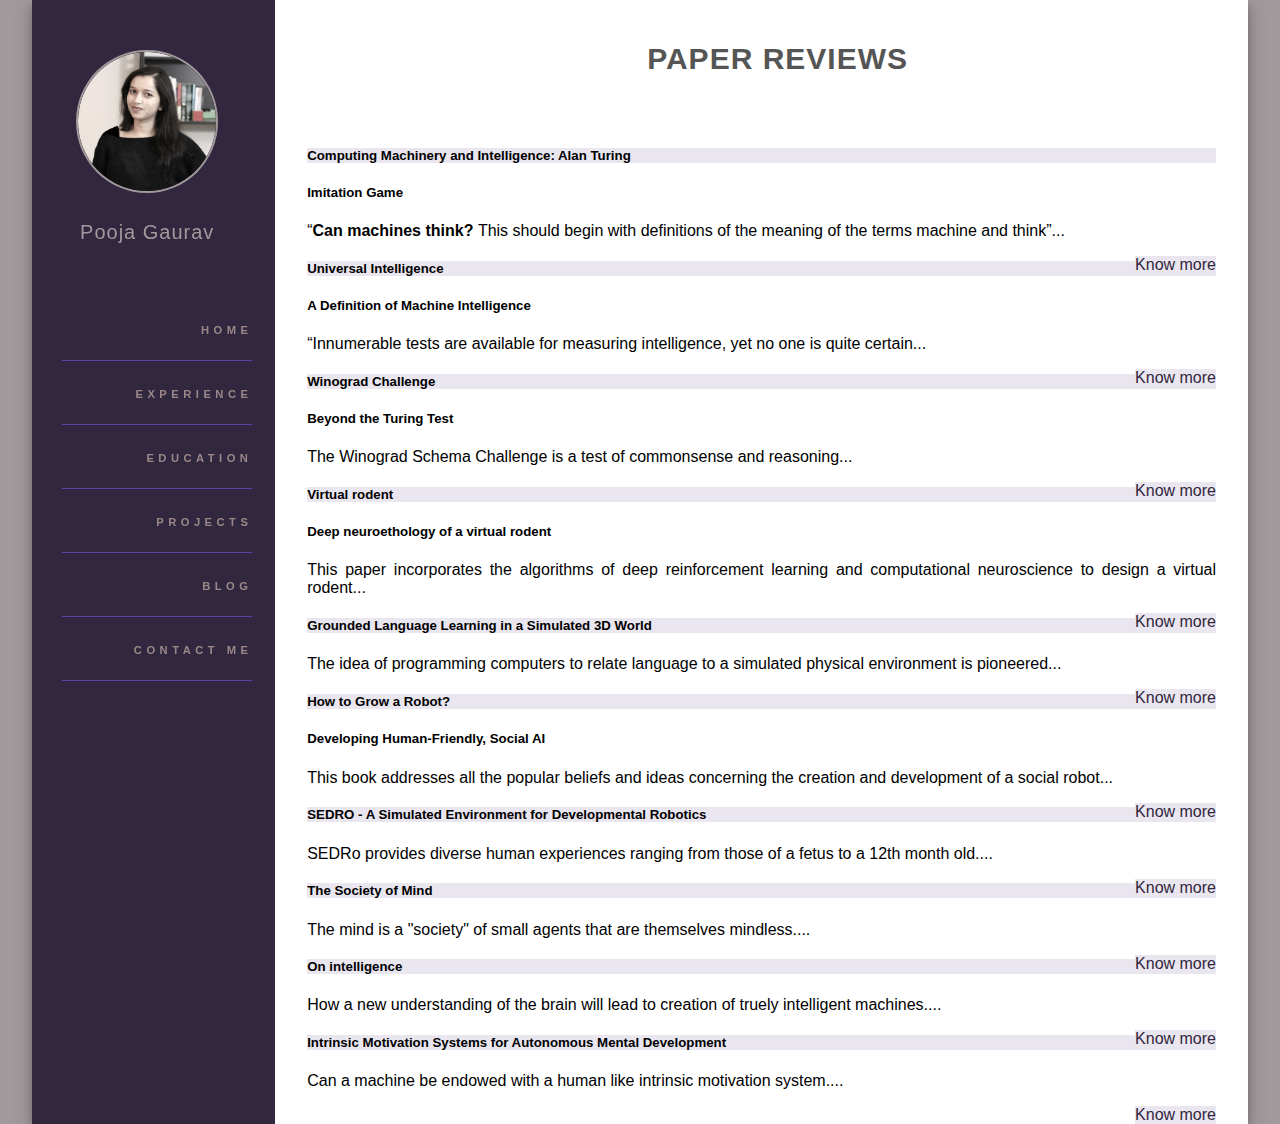
<file: blog.html>
<!DOCTYPE html>
<html>
<head>
    <title>Pooja Gaurav</title>
    <link rel="stylesheet" href="style.css">
    <link rel="stylesheet" href="blog.css">
    <!-- CSS only -->
    <link href="https://cdn.jsdelivr.net/npm/bootstrap@5.0.0-beta1/dist/css/bootstrap.min.css" rel="stylesheet" integrity="sha384-giJF6kkoqNQ00vy+HMDP7azOuL0xtbfIcaT9wjKHr8RbDVddVHyTfAAsrekwKmP1" crossorigin="anonymous">
    <script src="https://cdn.jsdelivr.net/npm/bootstrap@5.0.0-beta1/dist/js/bootstrap.bundle.min.js"></script>
    <link rel="stylesheet" href="https://cdnjs.cloudflare.com/ajax/libs/font-awesome/4.7.0/css/font-awesome.min.css">
</head>
<body>
    <section id="section1">
        <div class="content-box">
            <div class="userbox1"> 
                <nav class="fixed">
                    <center class="dp">
                        <img src="./img/dp1.jpg" class="home-img"/>
                        <h2>Pooja Gaurav</h2>
                    </center> 
                    <ul class="menu">
                        <li class = "item"><a href="index.html#section1">Home</a></li>
                        <li ><a href="index.html#section2">Experience</a></li> 
                        <li ><a href="index.html#section3">Education</a></li>
                        <li ><a href="index.html#section4">Projects</a></li>
                        <li ><a href="blog.html">Blog</a></li>
                        <li ><a href="index.html#section5">Contact Me</a></li>
                    </ul>
                </nav>
            </div>
            <div class="userbox2">
                <div class="container">
                    <h2 class="blog-title heading">PAPER REVIEWS</h2>
                    <div class="row blog-content">
                        <div class="card">
                            <h5 class="card-header title-pr">Computing Machinery and Intelligence: Alan Turing</h5>
                            <div class="card-body">
                            <h5 class="card-title">Imitation Game</h5>
                                <p class="card-text">“<b>Can machines think? </b>This should begin with definitions of the meaning of the terms machine and think”...</p>
                            <a href="ig.html" class="btn btn-primary blog-btn">Know more</a>
                            </div>
                        </div>
                        <div class="card">
                            <h5 class="card-header title-pr">Universal Intelligence</h5>
                            <div class="card-body">
                            <h5 class="card-title">A Definition of Machine Intelligence</h5>
                            <p class="card-text">“Innumerable tests are available for measuring intelligence, yet no one is quite certain...</p>
                            <a href="uint.html" class="btn btn-primary blog-btn">Know more</a>
                            </div>
                        </div>
                        <div class="card">
                            <h5 class="card-header title-pr">Winograd Challenge</h5>
                            <div class="card-body">
                            <h5 class="card-title">Beyond the Turing Test</h5>
                            <p class="card-text">The Winograd Schema Challenge is a test of commonsense and reasoning...</p>
                            <a href="wsc.html" class="btn btn-primary blog-btn">Know more</a>
                            </div>
                        </div>
                        <div class="card">
                            <h5 class="card-header title-pr">Virtual rodent</h5>
                            <div class="card-body">
                            <h5 class="card-title">Deep neuroethology of a virtual rodent</h5>
                            <p class="card-text">This paper incorporates the algorithms of deep reinforcement learning and computational neuroscience to design a virtual rodent...</p>
                            <a href="vr.html" class="btn btn-primary blog-btn">Know more</a>
                            </div>
                        </div>
                        <div class="card">
                            <h5 class="card-header title-pr">Grounded Language Learning in a Simulated 3D World</h5>
                            <div class="card-body">
                            <h5 class="card-title"></h5>
                            <p class="card-text">The idea of programming computers to relate language to a simulated physical environment is pioneered...</p>
                            <a href="3D_lang.html" class="btn btn-primary blog-btn">Know more</a>
                            </div>
                        </div>
                        <div class="card">
                            <h5 class="card-header title-pr">How to Grow a Robot?</h5>
                            <div class="card-body">
                            <h5 class="card-title">Developing Human-Friendly, Social AI</h5>
                            <p class="card-text">This book addresses all the popular beliefs and ideas concerning the creation and development of a social robot...</p>
                            <a href="robot.html" class="btn btn-primary blog-btn">Know more</a>
                            </div>
                        </div>
                        <div class="card">
                            <h5 class="card-header title-pr">SEDRO - A Simulated Environment for Developmental Robotics</h5>
                            <div class="card-body">
                            <h5 class="card-title"></h5>
                            <p class="card-text">SEDRo provides diverse human experiences ranging from those of a fetus to a 12th month old....</p>
                            <a href="sedro.html" class="btn btn-primary blog-btn">Know more</a>
                            </div>
                        </div>
                        <div class="card">
                            <h5 class="card-header title-pr">The Society of Mind</h5>
                            <div class="card-body">
                            <h5 class="card-title"></h5>
                            <p class="card-text">The mind is a "society" of small agents that are themselves mindless....</p>
                            <a href="som.html" class="btn btn-primary blog-btn">Know more</a>
                            </div>
                        </div>
                        <div class="card">
                            <h5 class="card-header title-pr">On intelligence</h5>
                            <div class="card-body">
                            <h5 class="card-title"></h5>
                            <p class="card-text">How a new understanding of the brain will lead to creation of truely intelligent machines....</p>
                            <a href="intelligence.html" class="btn btn-primary blog-btn">Know more</a>
                            </div>
                        </div>
                        <div class="card">
                            <h5 class="card-header title-pr">Intrinsic Motivation Systems for Autonomous Mental Development</h5>
                            <div class="card-body">
                            <h5 class="card-title"></h5>
                            <p class="card-text">Can a machine be endowed with a human like intrinsic motivation system....</p>
                            <a href="ims.html" class="btn btn-primary blog-btn">Know more</a>
                            </div>
                        </div>
                    </div>
                </div>
            </div>
        </div>
    </section>
</body>
</html>
</file>
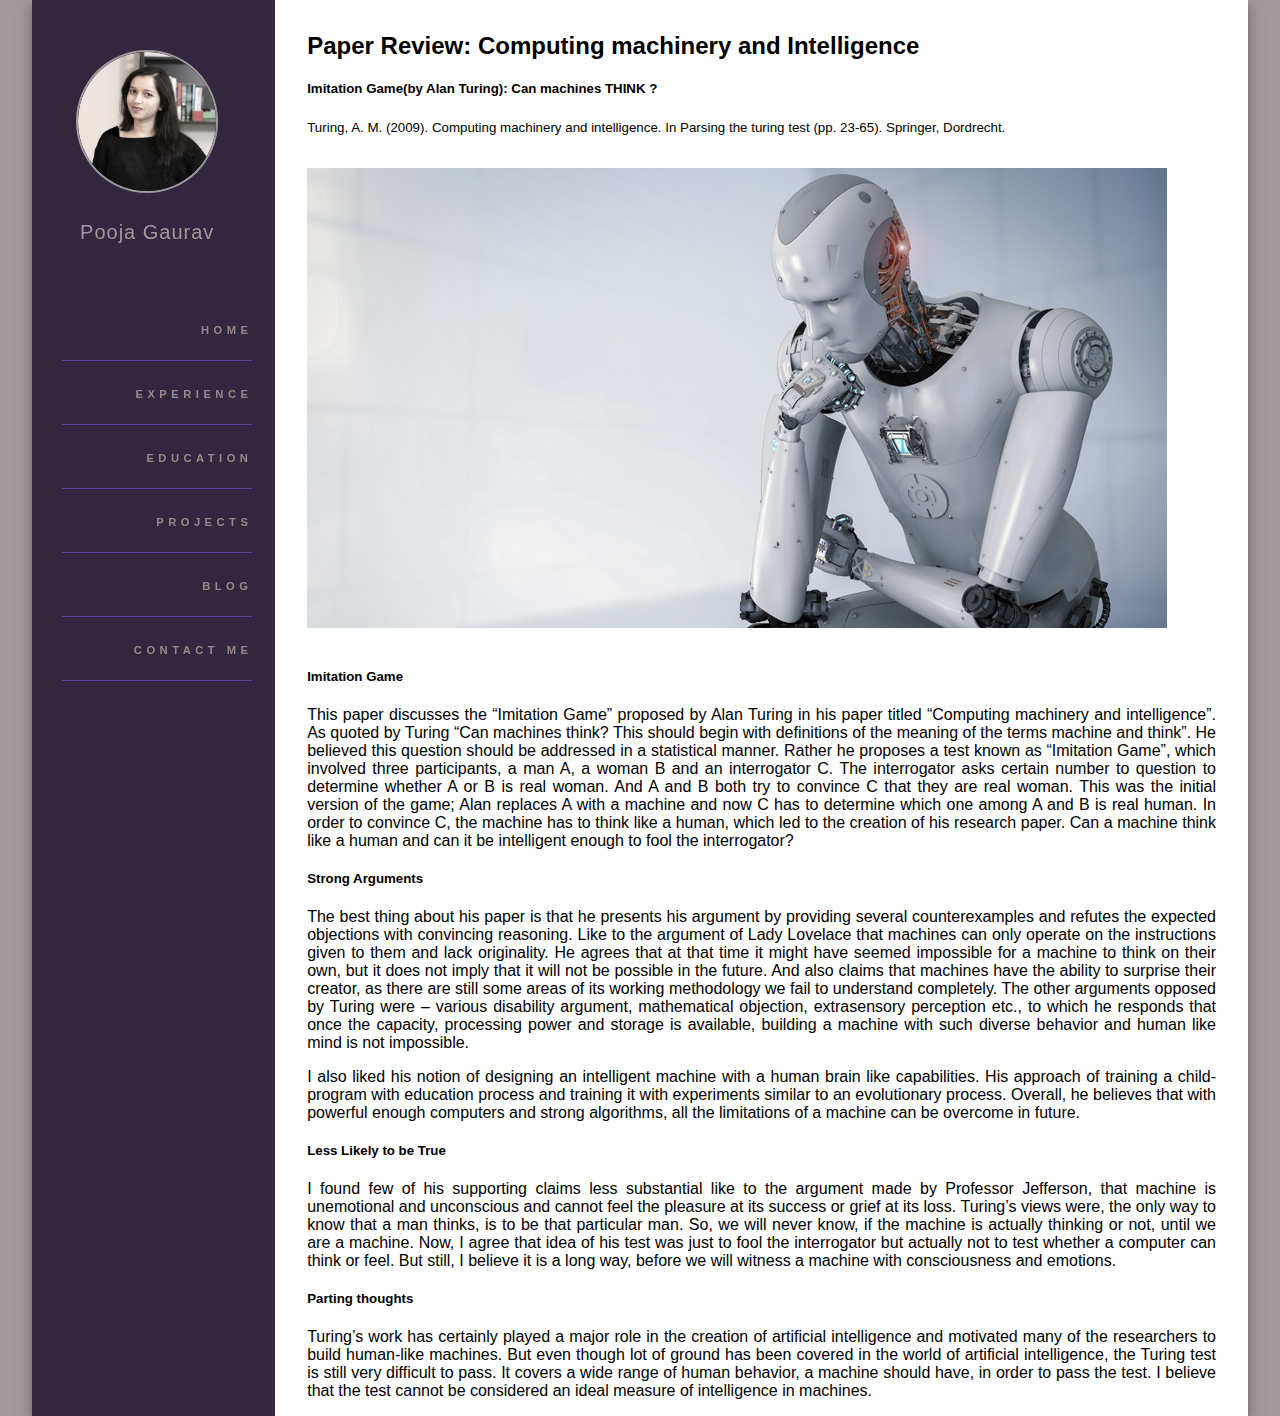
<file: ig.html>
<!DOCTYPE html>
<html>
<head>
    <title>Pooja Gaurav</title>
    <link rel="stylesheet" href="style.css">
    <link rel="stylesheet" href="blog.css">
    <!-- CSS only -->
    <link href="https://cdn.jsdelivr.net/npm/bootstrap@5.0.0-beta1/dist/css/bootstrap.min.css" rel="stylesheet" integrity="sha384-giJF6kkoqNQ00vy+HMDP7azOuL0xtbfIcaT9wjKHr8RbDVddVHyTfAAsrekwKmP1" crossorigin="anonymous">
    <script src="https://cdn.jsdelivr.net/npm/bootstrap@5.0.0-beta1/dist/js/bootstrap.bundle.min.js"></script>
    <link rel="stylesheet" href="https://cdnjs.cloudflare.com/ajax/libs/font-awesome/4.7.0/css/font-awesome.min.css">
</head>
<body>
    <section id="section1">
        <div class="content-box">
            <div class="userbox1"> 
                <nav class="fixed">
                    <center class="dp">
                        <img src="./img/dp1.jpg" class="home-img"/>
                        <h2>Pooja Gaurav</h2>
                    </center> 
                    <ul class="menu">
                        <li class = "item"><a href="index.html#section1">Home</a></li>
                        <li ><a href="index.html#section2">Experience</a></li> 
                        <li ><a href="index.html#section3">Education</a></li>
                        <li ><a href="index.html#section4">Projects</a></li>
                        <li ><a href="blog.html">Blog</a></li>
                        <li ><a href="index.html#section5">Contact Me</a></li>
                    </ul>
                </nav>
            </div>
            <div class="userbox2">
                <div class="container">
                    <h2 class="blog-title">Paper Review: Computing machinery and Intelligence</h2>
                    <h5 class="blog-title">Imitation Game(by  Alan Turing): Can machines THINK ?</h5>
                    <small class="text-muted citation">Turing, A. M. (2009). Computing machinery and intelligence. In Parsing the turing test (pp. 23-65). Springer, Dordrecht.</small><br/>
                    <div class="row justify-content-center blog-content">
                        <div class="col-10">
                            <img alt="" src="./img/machine.jpg" class="img-fluid blog-image"/>
                            <h5>Imitation Game</h5>
                            <p>This paper discusses the “Imitation Game” proposed by Alan Turing in his paper titled “Computing machinery and intelligence”. As quoted by Turing “Can machines think? This should begin with definitions of the meaning of the terms machine and think”. He believed this question should be addressed in a statistical manner. Rather he proposes a test known as “Imitation Game”, which involved three participants, a man A, a woman B and an interrogator C. The interrogator asks certain number to question to determine whether A or B is real woman. And A and B both try to convince C that they are real woman. This was the initial version of the game; Alan replaces A with a machine and now C has to determine which one among A and B is real human. In order to convince C, the machine has to think like a human, which led to the creation of his research paper. Can a machine think like a human and can it be intelligent enough to fool the interrogator?</p>

                            <h5>Strong Arguments</h5>
                            <p>The best thing about his paper is that he presents his argument by providing several counterexamples and refutes the expected objections with convincing reasoning. Like to the argument of Lady Lovelace that machines can only operate on the instructions given to them and lack originality. He agrees that at that time it might have seemed impossible for a machine to think on their own, but it does not imply that it will not be possible in the future. And also claims that machines have the ability to surprise their creator, as there are still some areas of its working methodology we fail to understand completely. The other arguments opposed by Turing were – various disability argument, mathematical objection, extrasensory perception etc., to which he responds that once the capacity, processing power and storage is available, building a machine with such diverse behavior and human like mind is not impossible.</p>
                            <p>I also liked his notion of designing an intelligent machine with a human brain like capabilities. His approach of training a child-program with education process and training it with experiments similar to an evolutionary process. Overall, he believes that with powerful enough computers and strong algorithms, all the limitations of a machine can be overcome in future.</p>

                            <h5>Less Likely to be True</h5>
                            <p>I found few of his supporting claims less substantial like to the argument made by Professor Jefferson, that machine is unemotional and unconscious and cannot feel the pleasure at its success or grief at its loss. Turing’s views were, the only way to know that a man thinks, is to be that particular man. So, we will never know, if the machine is actually thinking or not, until we are a machine. Now, I agree that idea of his test was just to fool the interrogator but actually not to test whether a computer can think or feel. But still, I believe it is a long way, before we will witness a machine with consciousness and emotions.</p>
                            

                            <h5>Parting thoughts</h5>
                            <p>Turing’s work has certainly played a major role in the creation of artificial intelligence and motivated many of the researchers to build human-like machines. But even though lot of ground has been covered in the world of artificial intelligence, the Turing test is still very difficult to pass. It covers a wide range of human behavior, a machine should have, in order to pass the test. I believe that the test cannot be considered an ideal measure of intelligence in machines.
                            </p>
                        </div>
                    </div>
                </div>
            </div>
        </div>
    </section>
</body>
</html>
</file>
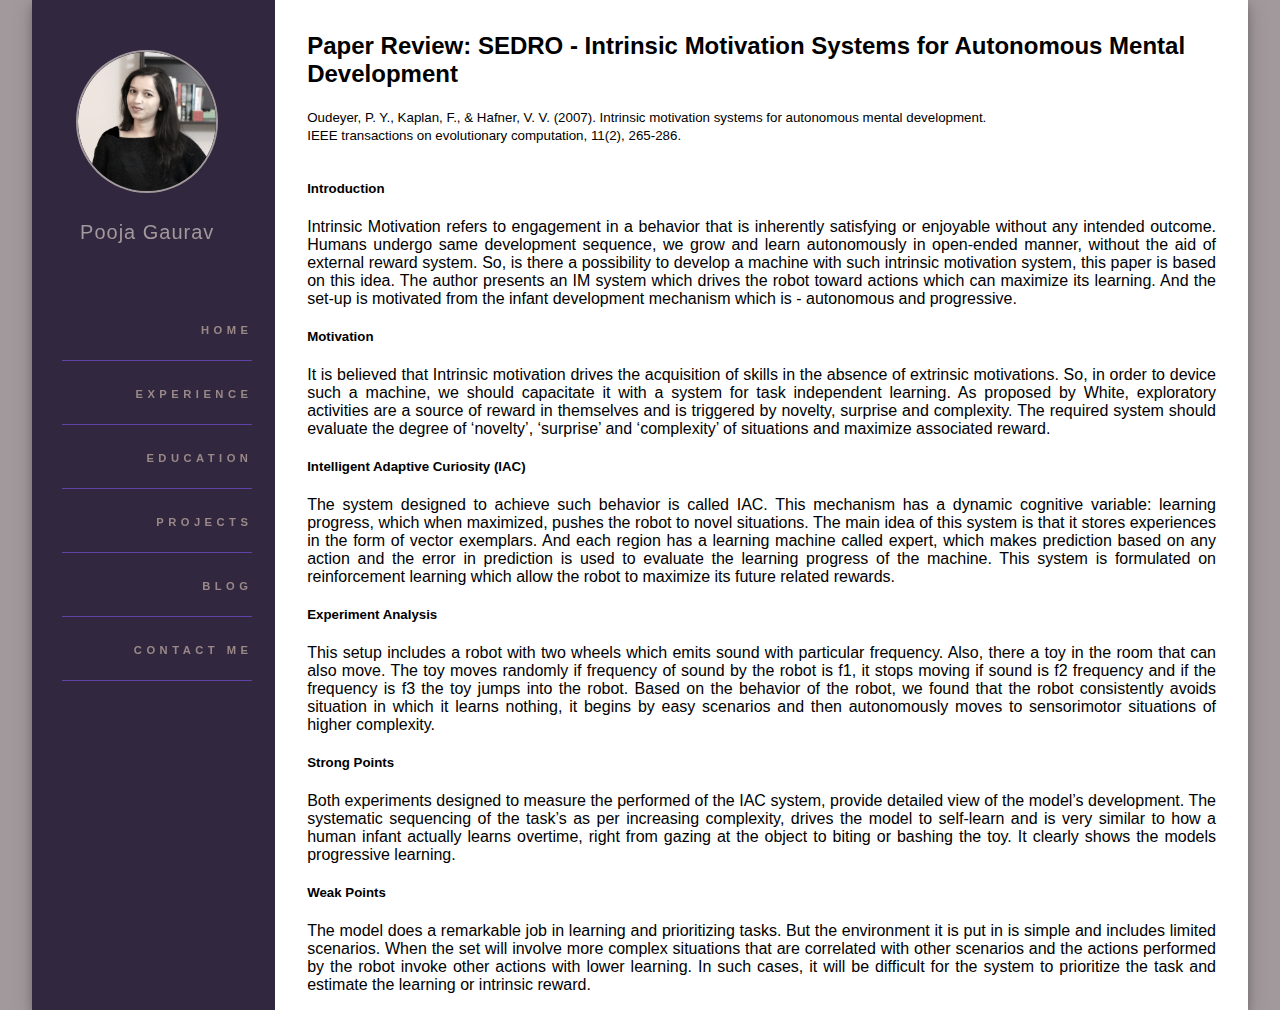
<file: ims.html>
<!DOCTYPE html>
<html>
<head>
    <title>Pooja Gaurav</title>
    <link rel="stylesheet" href="style.css">
    <link rel="stylesheet" href="blog.css">
    <!-- CSS only -->
    <link href="https://cdn.jsdelivr.net/npm/bootstrap@5.0.0-beta1/dist/css/bootstrap.min.css" rel="stylesheet" integrity="sha384-giJF6kkoqNQ00vy+HMDP7azOuL0xtbfIcaT9wjKHr8RbDVddVHyTfAAsrekwKmP1" crossorigin="anonymous">
    <script src="https://cdn.jsdelivr.net/npm/bootstrap@5.0.0-beta1/dist/js/bootstrap.bundle.min.js"></script>
    <link rel="stylesheet" href="https://cdnjs.cloudflare.com/ajax/libs/font-awesome/4.7.0/css/font-awesome.min.css">
</head>
<body>
    <section id="section1">
        <div class="content-box">
            <div class="userbox1"> 
                <nav class="fixed">
                    <center class="dp">
                        <img src="./img/dp1.jpg" class="home-img"/>
                        <h2>Pooja Gaurav</h2>
                    </center> 
                    <ul class="menu">
                        <li class = "item"><a href="index.html#section1">Home</a></li>
                        <li ><a href="index.html#section2">Experience</a></li> 
                        <li ><a href="index.html#section3">Education</a></li>
                        <li ><a href="index.html#section4">Projects</a></li>
                        <li ><a href="blog.html">Blog</a></li>
                        <li ><a href="index.html#section5">Contact Me</a></li>
                    </ul>
                </nav>
            </div>
            <div class="userbox2">
                <div class="container">
                    <h2 class="blog-title">Paper Review: SEDRO - Intrinsic Motivation Systems for Autonomous Mental Development</h2>
                    <small class="text-muted citation">Oudeyer, P. Y., Kaplan, F., & Hafner, V. V. (2007). Intrinsic motivation systems for autonomous mental development.</small><br/>
                    <small class="text-muted citation">IEEE transactions on evolutionary computation, 11(2), 265-286.</small>
                    <div class="row justify-content-center blog-content">
                        <div class="col-10">
                            <h5>Introduction</h5>
                            <p>Intrinsic Motivation refers to engagement in a behavior that is inherently satisfying or enjoyable without any intended outcome. Humans undergo same development sequence, we grow and learn autonomously in open-ended manner, without the aid of external reward system. So, is there a possibility to develop a machine with such intrinsic motivation system, this paper is based on this idea. The author presents an IM system which drives the robot toward actions which can maximize its learning. And the set-up is motivated from the infant development mechanism which is - autonomous and progressive.</p>

                            <h5>Motivation</h5>
                            <p>It is believed that Intrinsic motivation drives the acquisition of skills in the absence of extrinsic motivations. So, in order to device such a machine, we should capacitate it with a system for task independent learning. As proposed by White, exploratory activities are a source of reward in themselves and is triggered by novelty, surprise and complexity. The required system should evaluate the degree of ‘novelty’, ‘surprise’ and ‘complexity’ of situations and maximize associated reward.</p>
                            
                            <h5>Intelligent Adaptive Curiosity (IAC)</h5>
                            <p>The system designed to achieve such behavior is called IAC. This mechanism has a dynamic cognitive variable: learning progress, which when maximized, pushes the robot to novel situations. The main idea of this system is that it stores experiences in the form of vector exemplars. And each region has a learning machine called expert, which makes prediction based on any action and the error in prediction is used to evaluate the learning progress of the machine. This system is formulated on reinforcement learning which allow the robot to maximize its future related rewards.</p>

                            <h5>Experiment Analysis</h5>
                            <p>This setup includes a robot with two wheels which emits sound with particular frequency. Also, there a toy in the room that can also move. The toy moves randomly if frequency of sound by the robot is f1, it stops moving if sound is f2 frequency and if the frequency is f3 the toy jumps into the robot. Based on the behavior of the robot, we found that the robot consistently avoids situation in which it learns nothing, it begins by easy scenarios and then autonomously moves to sensorimotor situations of higher complexity.</p>

                            <h5>Strong Points</h5>
                            <p>Both experiments designed to measure the performed of the IAC system, provide detailed view of the model’s development. The systematic sequencing of the task’s as per increasing complexity, drives the model to self-learn and is very similar to how a human infant actually learns overtime, right from gazing at the object to biting or bashing the toy. It clearly shows the models progressive learning. 
                            </p>

                            <h5>Weak Points</h5>
                            <p>The model does a remarkable job in learning and prioritizing tasks. But the environment it is put in is simple and includes limited scenarios. When the set will involve more complex situations that are correlated with other scenarios and the actions performed by the robot invoke other actions with lower learning. In such cases, it will be difficult for the system to prioritize the task and estimate the learning or intrinsic reward.
                            </p>
                        </div>
                    </div>
                </div>
            </div>
        </div>
    </section>
</body>
</html>
</file>
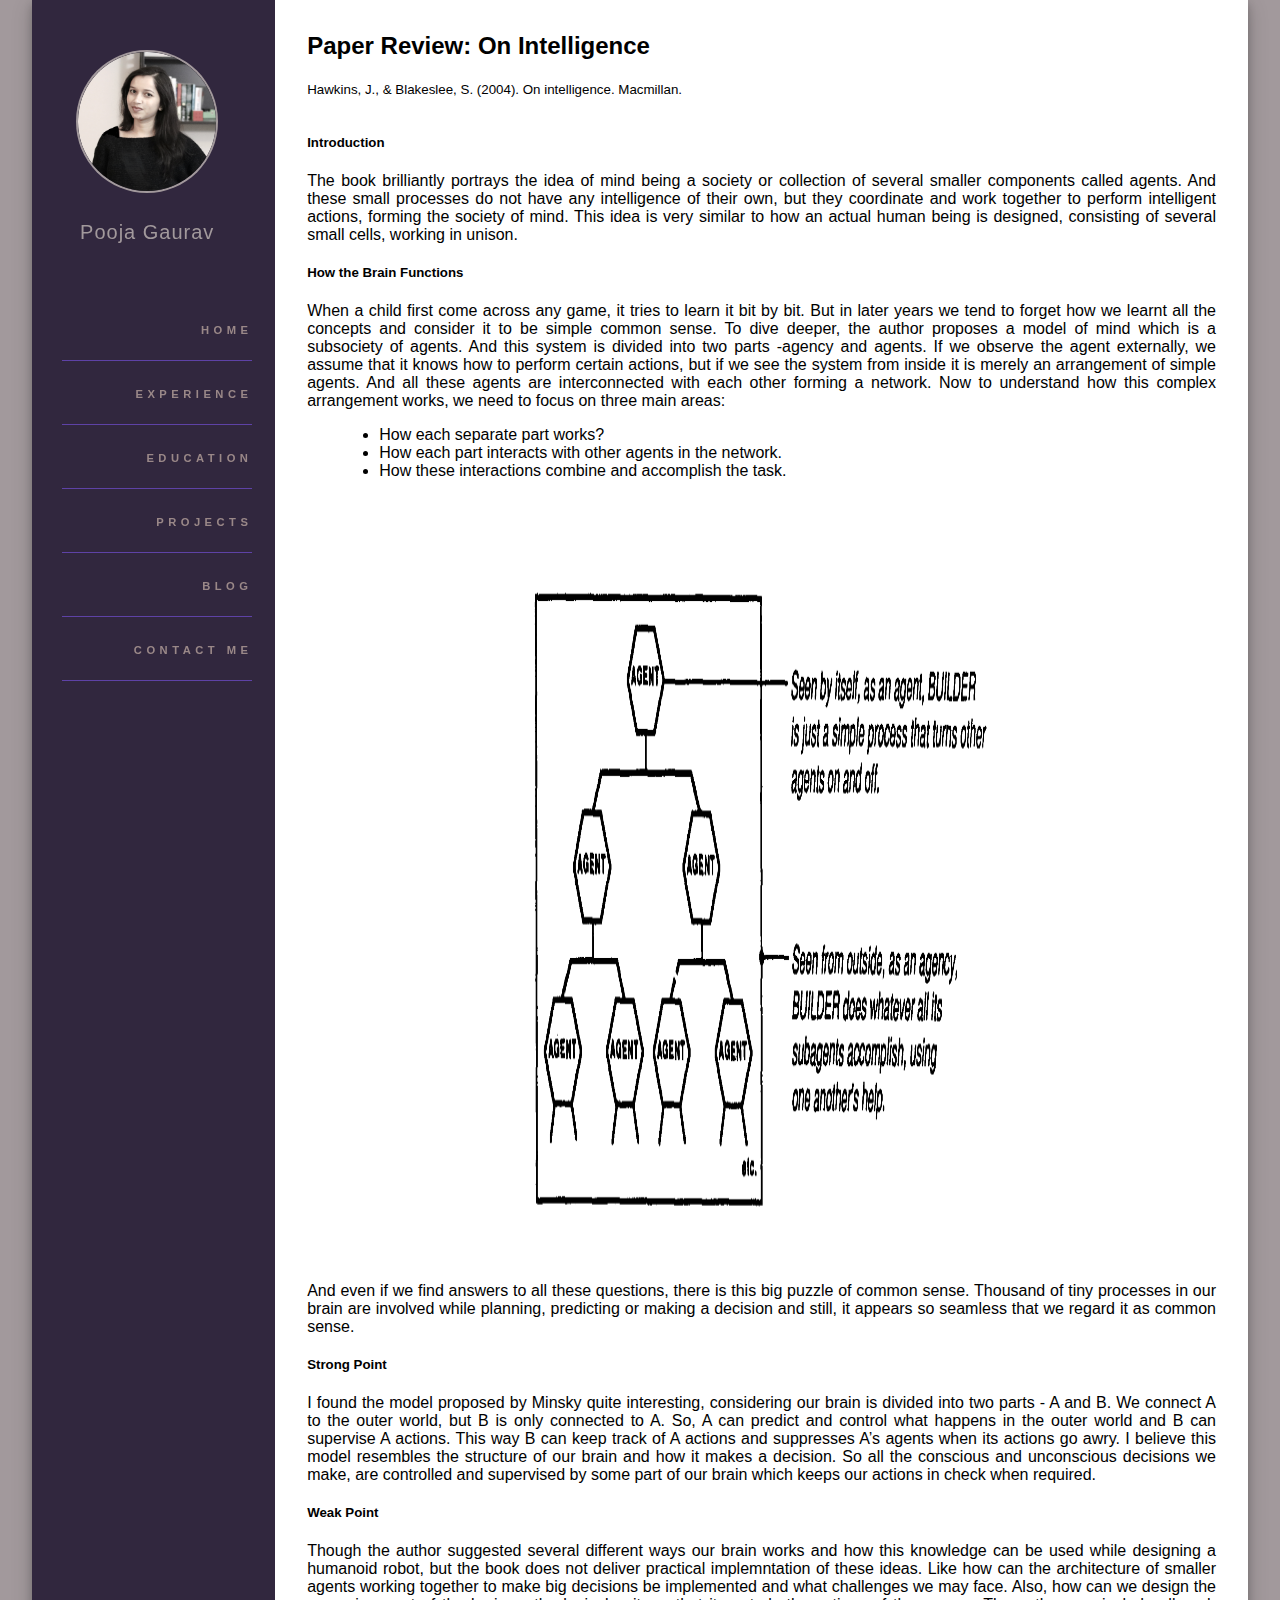
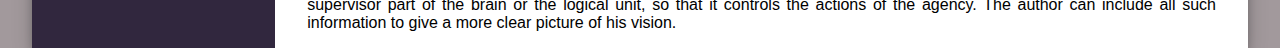
<file: intelligence.html>
<!DOCTYPE html>
<html>
<head>
    <title>Pooja Gaurav</title>
    <link rel="stylesheet" href="style.css">
    <link rel="stylesheet" href="blog.css">
    <!-- CSS only -->
    <link href="https://cdn.jsdelivr.net/npm/bootstrap@5.0.0-beta1/dist/css/bootstrap.min.css" rel="stylesheet" integrity="sha384-giJF6kkoqNQ00vy+HMDP7azOuL0xtbfIcaT9wjKHr8RbDVddVHyTfAAsrekwKmP1" crossorigin="anonymous">
    <script src="https://cdn.jsdelivr.net/npm/bootstrap@5.0.0-beta1/dist/js/bootstrap.bundle.min.js"></script>
    <link rel="stylesheet" href="https://cdnjs.cloudflare.com/ajax/libs/font-awesome/4.7.0/css/font-awesome.min.css">
</head>
<body>
    <section id="section1">
        <div class="content-box">
            <div class="userbox1"> 
                <nav class="fixed">
                    <center class="dp">
                        <img src="./img/dp1.jpg" class="home-img"/>
                        <h2>Pooja Gaurav</h2>
                    </center> 
                    <ul class="menu">
                        <li class = "item"><a href="index.html#section1">Home</a></li>
                        <li ><a href="index.html#section2">Experience</a></li> 
                        <li ><a href="index.html#section3">Education</a></li>
                        <li ><a href="index.html#section4">Projects</a></li>
                        <li ><a href="blog.html">Blog</a></li>
                        <li ><a href="index.html#section5">Contact Me</a></li>
                    </ul>
                </nav>
            </div>
            <div class="userbox2">
                <div class="container">
                    <h2 class="blog-title">Paper Review: On Intelligence</h2>
                    <small class="text-muted citation">Hawkins, J., & Blakeslee, S. (2004). On intelligence. Macmillan.</small><br/>
                 
                    <div class="row justify-content-center blog-content">
                        <div class="col-10">
                            <h5>Introduction</h5>
                            <p>The book brilliantly portrays the idea of mind being a society or collection of several smaller components called agents. And these small processes do not have any intelligence of their own, but they coordinate and work together to perform intelligent actions, forming the society of mind. This idea is very similar to how an actual human being is designed, consisting of several small cells, working in unison.</p>

                            <h5>How the Brain Functions</h5>
                            <p>When a child first come across any game, it tries to learn it bit by bit. But in later years we tend to forget how we learnt all the concepts and consider it to be simple common sense. To dive deeper, the author proposes a model of mind which is a subsociety of agents. And this system is divided into two parts -agency and agents. If we observe the agent externally, we assume that it knows how to perform certain actions, but if we see the system from inside it is merely an arrangement of simple agents. And all these agents are interconnected with each other forming a network. Now to understand how this complex arrangement works, we need to focus on three main areas:</p>
                            <ul class="bullet-list">
                                <li>How each separate part works?</li>
                                <li>How each part interacts with other agents in the network.</li>
                                <li>How these interactions combine and accomplish the task.</li>
                            </ul><br>
                            <p style="text-align:center;">
                            <img alt="" src="./img/som.png" class="img-fluid blog-image center" height="700" width="500"/></p>
                            
                            <p>And even if we find answers to all these questions, there is this big puzzle of common sense. Thousand of tiny processes in our brain are involved while planning, predicting or making a decision and still, it appears so seamless that we regard it as common sense. </p>

                            <h5>Strong Point</h5>
                            <p>I found the model proposed by Minsky quite interesting, considering our brain is divided into two parts - A and B. We connect A to the outer world, but B is only connected to A. So, A can predict and control what happens in the outer world and B can supervise A actions. This way B can keep track of A actions and suppresses A’s agents when its actions go awry. I believe this model resembles the structure of our brain and how it makes a decision. So all the conscious and unconscious decisions we make, are controlled and supervised by some part of our brain which keeps our actions in check when required.
                            </p>

                            <h5>Weak Point</h5>                        
                            <p>Though the author suggested several different ways our brain works and how this knowledge can be used while designing a humanoid robot, but the book does not deliver practical implemntation of these ideas. Like how can the architecture of smaller agents working together to make big decisions be implemented and what challenges we may face. Also, how can we design the supervisor part of the brain or the logical unit, so that it controls the actions of the agency. The author can include all such information to give a more clear picture of his vision.</p>
                        </div>
                    </div>
                </div>
            </div>
        </div>
    </section>
</body>
</html>
</file>
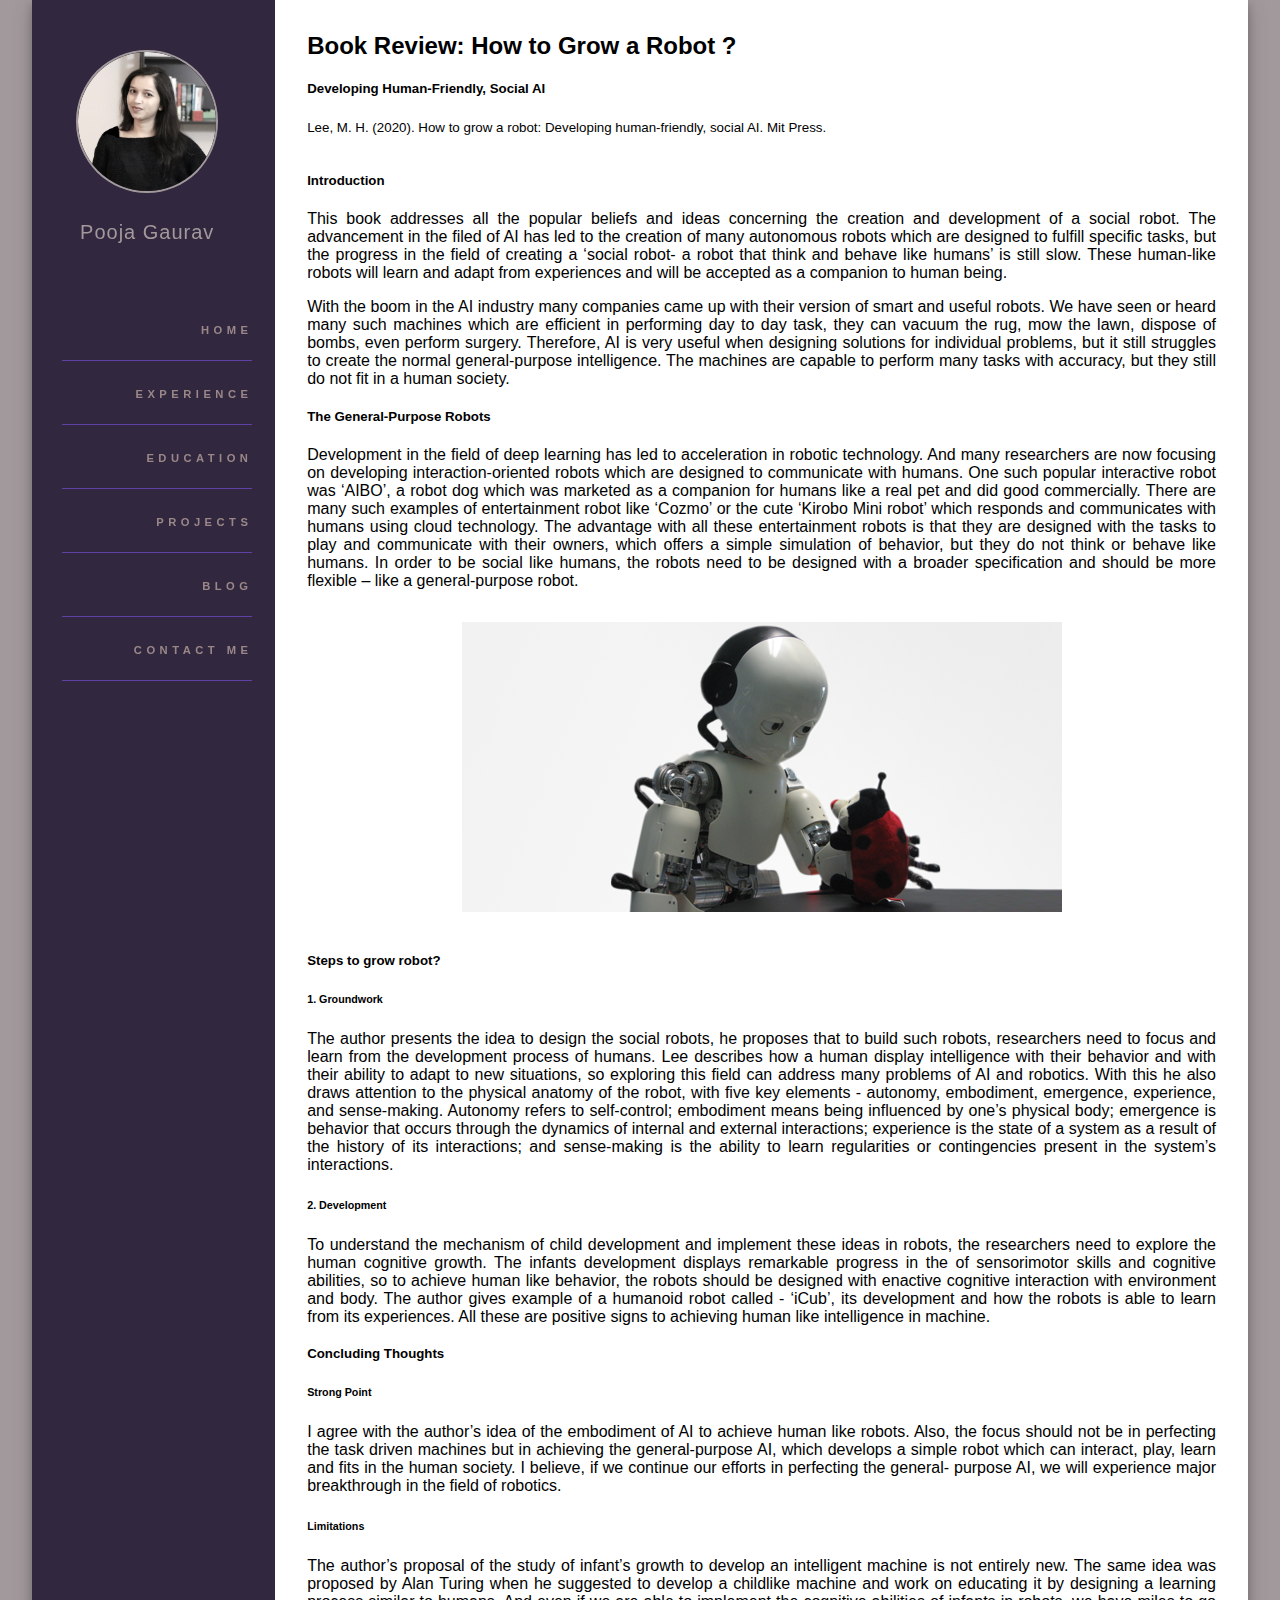
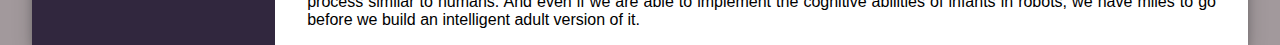
<file: robot.html>
<!DOCTYPE html>
<html>
<head>
    <title>Pooja Gaurav</title>
    <link rel="stylesheet" href="style.css">
    <link rel="stylesheet" href="blog.css">
    <!-- CSS only -->
    <link href="https://cdn.jsdelivr.net/npm/bootstrap@5.0.0-beta1/dist/css/bootstrap.min.css" rel="stylesheet" integrity="sha384-giJF6kkoqNQ00vy+HMDP7azOuL0xtbfIcaT9wjKHr8RbDVddVHyTfAAsrekwKmP1" crossorigin="anonymous">
    <script src="https://cdn.jsdelivr.net/npm/bootstrap@5.0.0-beta1/dist/js/bootstrap.bundle.min.js"></script>
    <link rel="stylesheet" href="https://cdnjs.cloudflare.com/ajax/libs/font-awesome/4.7.0/css/font-awesome.min.css">
</head>
<body>
    <section id="section1">
        <div class="content-box">
            <div class="userbox1"> 
                <nav class="fixed">
                    <center class="dp">
                        <img src="./img/dp1.jpg" class="home-img"/>
                        <h2>Pooja Gaurav</h2>
                    </center> 
                    <ul class="menu">
                        <li class = "item"><a href="index.html#section1">Home</a></li>
                        <li ><a href="index.html#section2">Experience</a></li> 
                        <li ><a href="index.html#section3">Education</a></li>
                        <li ><a href="index.html#section4">Projects</a></li>
                        <li ><a href="blog.html">Blog</a></li>
                        <li ><a href="index.html#section5">Contact Me</a></li>
                    </ul>
                </nav>
            </div>
            <div class="userbox2">
                <div class="container">
                    <h2 class="blog-title">Book Review: How to Grow a Robot ?</h2>
                    <h5 class="blog-title">Developing Human-Friendly, Social AI</h5>
                    <small class="text-muted citation">Lee, M. H. (2020). How to grow a robot: Developing human-friendly, social AI. Mit Press.
                    </small><br/>
                    <div class="row justify-content-center blog-content">
                        <div class="col-10">
                            <h5>Introduction</h5>
                            <p>This book addresses all the popular beliefs and ideas concerning the creation and development of a social robot. The advancement in the filed of AI has led to the creation of many autonomous robots which are designed to fulfill specific tasks, but the progress in the field of creating a ‘social robot- a robot that think and behave like humans’ is still slow. These human-like robots will learn and adapt from experiences and will be accepted as a companion to human being.</p>

                            <p>With the boom in the AI industry many companies came up with their version of smart and useful robots. We have seen or heard many such machines which are efficient in performing day to day task, they can vacuum the rug, mow the lawn, dispose of bombs, even perform surgery. Therefore, AI is very useful when designing solutions for individual problems, but it still struggles to create the normal general-purpose intelligence. The machines are capable to perform many tasks with accuracy, but they still do not fit in a human society.</p>

                            <h5>The General-Purpose Robots</h5>
                            <p>Development in the field of deep learning has led to acceleration in robotic technology. And many researchers are now focusing on developing interaction-oriented robots which are designed to communicate with humans. One such popular interactive robot was ‘AIBO’, a robot dog which was marketed as a companion for humans like a real pet and did good commercially. There are many such examples of entertainment robot like ‘Cozmo’ or the cute ‘Kirobo Mini robot’ which responds and communicates with humans using cloud technology. The advantage with all these entertainment robots is that they are designed with the tasks to play and communicate with their owners, which offers a simple simulation of behavior, but they do not think or behave like humans. In order to be social like humans, the robots need to be designed with a broader specification and should be more flexible – like a general-purpose robot.</p>

                            <p style="text-align:center;">
                            <img alt="" src="./img/icub.png" class="img-fluid blog-image"/></p>
                            

                            <h5>Steps to grow robot? </h5>
                            <h6>1.	Groundwork</h6>
                            <p>The author presents the idea to design the social robots, he proposes that to build such robots, researchers need to focus and learn from the development process of humans. Lee describes how a human display intelligence with their behavior and with their ability to adapt to new situations, so exploring this field can address many problems of AI and robotics.  With this he also draws attention to the physical anatomy of the robot, with five key elements - autonomy, embodiment, emergence, experience, and sense-making. Autonomy refers to self-control; embodiment means being influenced by one’s physical body; emergence is behavior that occurs through the dynamics of internal and external interactions; experience is the state of a system as a result of the history of its interactions; and sense-making is the ability to learn regularities or contingencies present in the system’s interactions.</p>

                            <h6>2.	Development</h6>
                            <p>To understand the mechanism of child development and implement these ideas in robots, the researchers need to explore the human cognitive growth.  The infants development displays remarkable progress in the of sensorimotor skills and cognitive abilities, so to achieve human like behavior, the robots should be designed with enactive cognitive interaction with environment and body. The author gives example of a humanoid robot called - ‘iCub’, its development and how the robots is able to learn from its experiences. All these are positive signs to achieving human like intelligence in machine. </p>
                            

                            <h5>Concluding Thoughts</h5>
                             <h6>Strong Point</h6>
                            <p>I agree with the author’s idea of the embodiment of AI to achieve human like robots. Also, the focus should not be in perfecting the task driven machines but in achieving the general-purpose AI, which develops a simple robot which can interact, play, learn and fits in the human society. I believe, if we continue our efforts in perfecting the general- purpose AI, we will experience major breakthrough in the field of robotics.
                            </p>

                            <h6>Limitations</h6>
                            <p>The author’s proposal of the study of infant’s growth to develop an intelligent machine is not entirely new. The same idea was proposed by Alan Turing when he suggested to develop a childlike machine and work on educating it by designing a learning process similar to humans. And even if we are able to implement the cognitive abilities of infants in robots, we have miles to go before we build an intelligent adult version of it.
                            </p>
                            

                        </div>
                    </div>
                </div>
            </div>
        </div>
    </section>
</body>
</html>
</file>
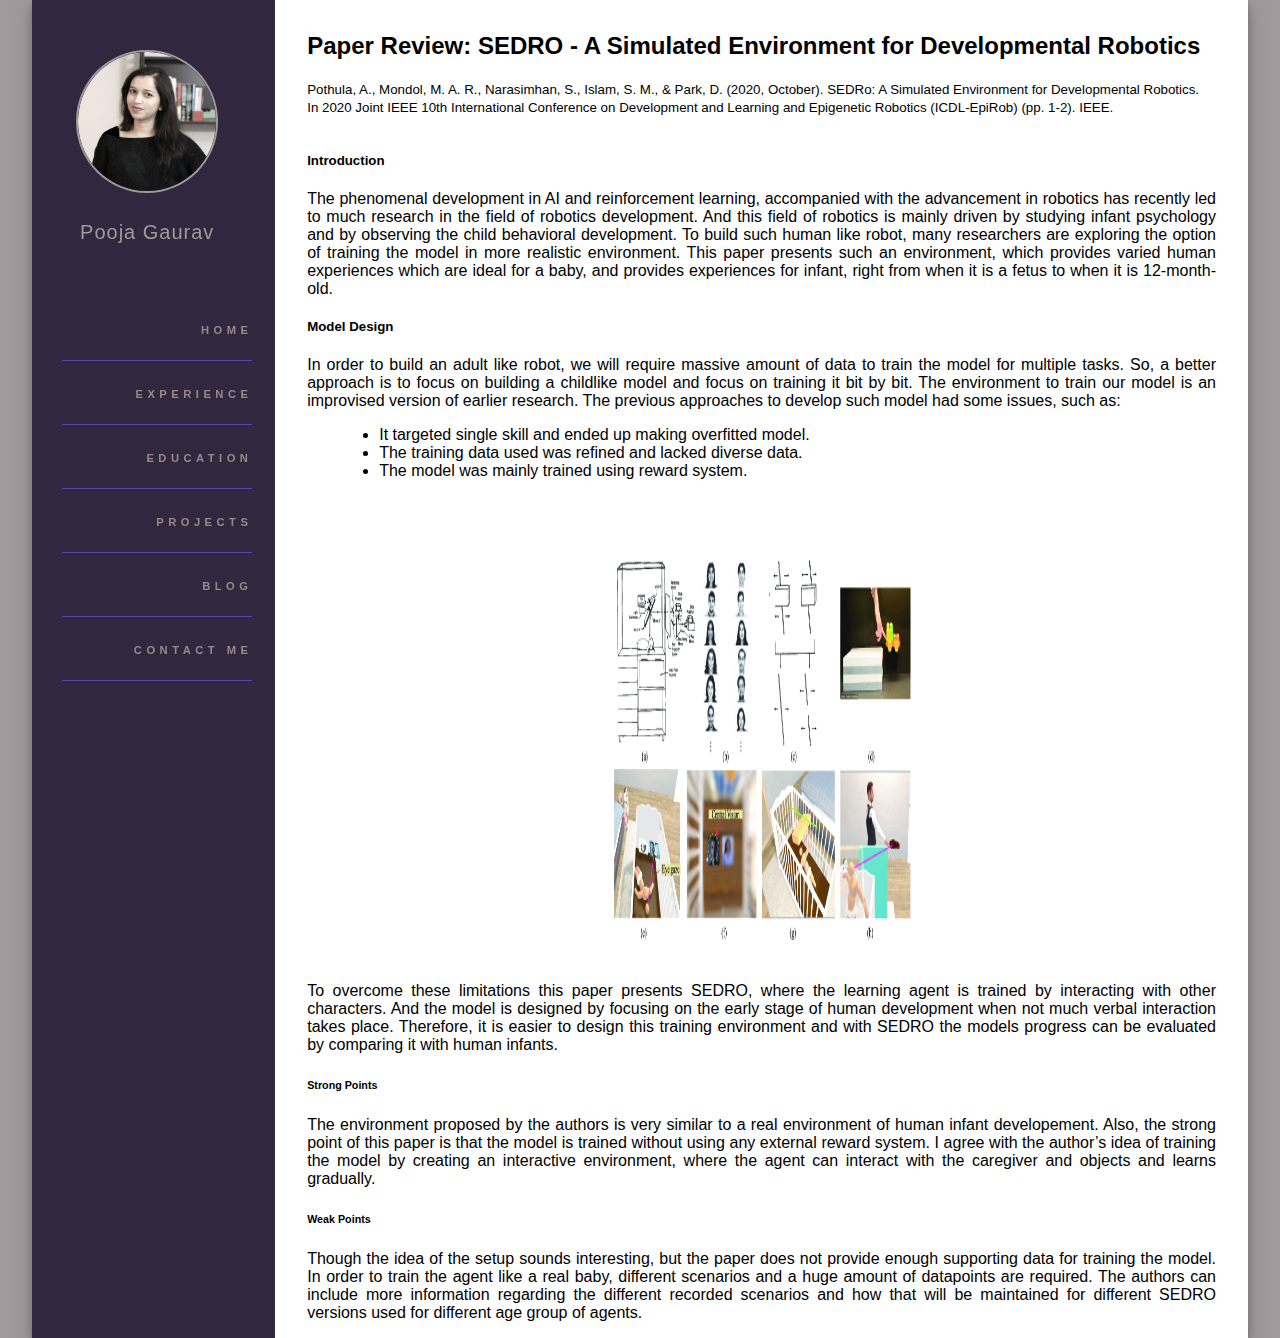
<file: sedro.html>
<!DOCTYPE html>
<html>
<head>
    <title>Pooja Gaurav</title>
    <link rel="stylesheet" href="style.css">
    <link rel="stylesheet" href="blog.css">
    <!-- CSS only -->
    <link href="https://cdn.jsdelivr.net/npm/bootstrap@5.0.0-beta1/dist/css/bootstrap.min.css" rel="stylesheet" integrity="sha384-giJF6kkoqNQ00vy+HMDP7azOuL0xtbfIcaT9wjKHr8RbDVddVHyTfAAsrekwKmP1" crossorigin="anonymous">
    <script src="https://cdn.jsdelivr.net/npm/bootstrap@5.0.0-beta1/dist/js/bootstrap.bundle.min.js"></script>
    <link rel="stylesheet" href="https://cdnjs.cloudflare.com/ajax/libs/font-awesome/4.7.0/css/font-awesome.min.css">
</head>
<body>
    <section id="section1">
        <div class="content-box">
            <div class="userbox1"> 
                <nav class="fixed">
                    <center class="dp">
                        <img src="./img/dp1.jpg" class="home-img"/>
                        <h2>Pooja Gaurav</h2>
                    </center> 
                    <ul class="menu">
                        <li class = "item"><a href="index.html#section1">Home</a></li>
                        <li ><a href="index.html#section2">Experience</a></li> 
                        <li ><a href="index.html#section3">Education</a></li>
                        <li ><a href="index.html#section4">Projects</a></li>
                        <li ><a href="blog.html">Blog</a></li>
                        <li ><a href="index.html#section5">Contact Me</a></li>
                    </ul>
                </nav>
            </div>
            <div class="userbox2">
                <div class="container">
                    <h2 class="blog-title">Paper Review: SEDRO - A Simulated Environment for Developmental Robotics</h2>
                    <small class="text-muted citation">Pothula, A., Mondol, M. A. R., Narasimhan, S., Islam, S. M., & Park, D. (2020, October). SEDRo: A Simulated Environment for Developmental Robotics.</small><br/>
                    <small class="text-muted citation">In 2020 Joint IEEE 10th International Conference on Development and Learning and Epigenetic Robotics (ICDL-EpiRob) (pp. 1-2). IEEE.</small>
                    <div class="row justify-content-center blog-content">
                        <div class="col-10">
                            <h5>Introduction</h5>
                            <p>The phenomenal development in AI and reinforcement learning, accompanied with the advancement in robotics has recently led to much research in the field of robotics development. And this field of robotics is mainly driven by studying infant psychology and by observing the child behavioral development. To build such human like robot, many researchers are exploring the option of training the model in more realistic environment. This paper presents such an environment, which provides varied human experiences which are ideal for a baby, and provides experiences for infant, right from when it is a fetus to when it is 12-month-old.</p>

                            <h5>Model Design</h5>
                            <p>In order to build an adult like robot, we will require massive amount of data to train the model for multiple tasks. So, a better approach is to focus on building a childlike model and focus on training it bit by bit. The environment to train our model is an improvised version of earlier research. The previous approaches to develop such model had some issues, such as:</p>
                            <ul class="bullet-list">
                                <li>It targeted single skill and ended up making overfitted model.</li>
                                <li>The training data used was refined and lacked diverse data.</li>
                                <li>The model was mainly trained using reward system.</li>
                            </ul><br>
                            <p style="text-align:center;">
                            <img alt="" src="./img/sed.png" class="img-fluid blog-image center" height="400" width="300"/></p>
                            
                            <p>To overcome these limitations this paper presents SEDRO, where the learning agent is trained by interacting with other characters. And the model is designed by focusing on the early stage of human development when not much verbal interaction takes place. Therefore, it is easier to design this training environment and with SEDRO the models progress can be evaluated by comparing it with human infants.</p>

                            <h6>Strong Points</h6>
                            <p>The environment proposed by the authors is very similar to a real environment of human infant developement. Also, the strong point of this paper is that the model is trained without using any external reward system. I agree with the author’s idea of training the model by creating an interactive environment, where the agent can interact with the caregiver and objects and learns gradually. 
                            </p>

                            <h6>Weak Points</h6>
                            <p>Though the idea of the setup sounds interesting, but the paper does not provide enough supporting data for training the model. In order to train the agent like a real baby, different scenarios and a huge amount of datapoints are required. The authors can include more information regarding the different recorded scenarios and how that will be maintained for different SEDRO versions used for different age group of agents.
                            </p>
                        </div>
                    </div>
                </div>
            </div>
        </div>
    </section>
</body>
</html>
</file>
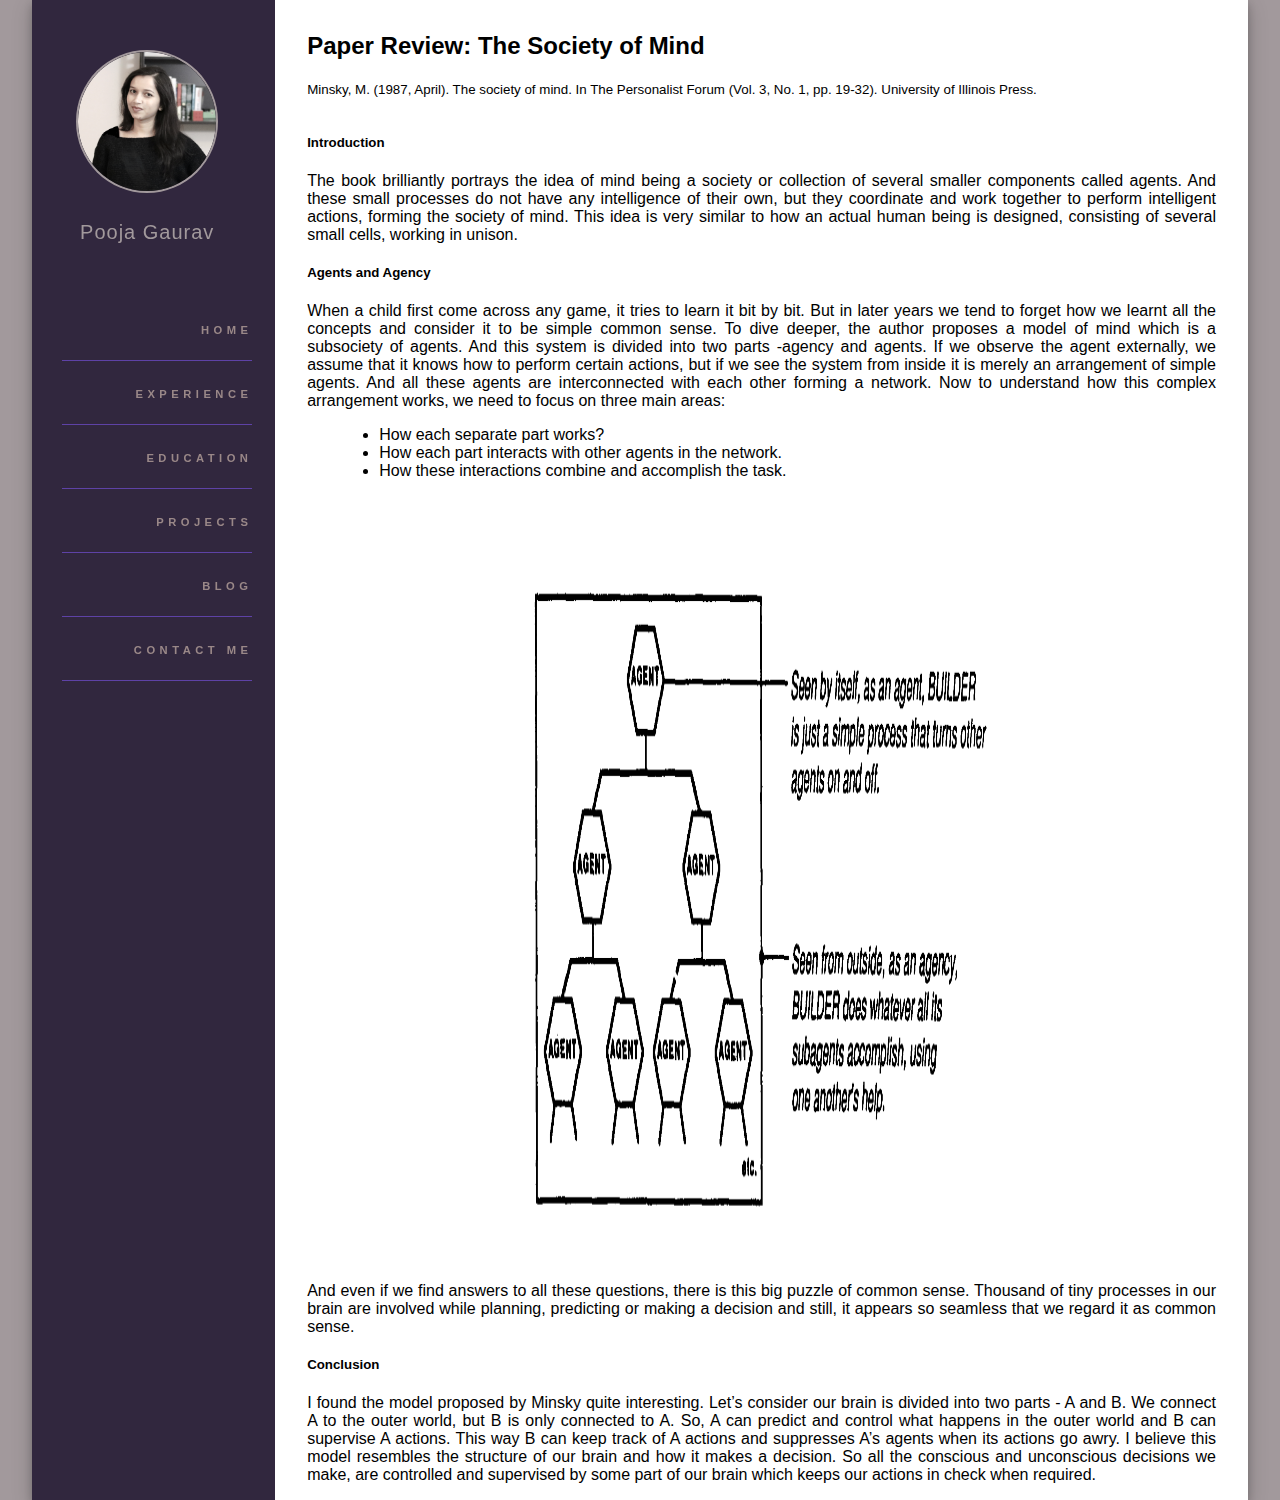
<file: som.html>
<!DOCTYPE html>
<html>
<head>
    <title>Pooja Gaurav</title>
    <link rel="stylesheet" href="style.css">
    <link rel="stylesheet" href="blog.css">
    <!-- CSS only -->
    <link href="https://cdn.jsdelivr.net/npm/bootstrap@5.0.0-beta1/dist/css/bootstrap.min.css" rel="stylesheet" integrity="sha384-giJF6kkoqNQ00vy+HMDP7azOuL0xtbfIcaT9wjKHr8RbDVddVHyTfAAsrekwKmP1" crossorigin="anonymous">
    <script src="https://cdn.jsdelivr.net/npm/bootstrap@5.0.0-beta1/dist/js/bootstrap.bundle.min.js"></script>
    <link rel="stylesheet" href="https://cdnjs.cloudflare.com/ajax/libs/font-awesome/4.7.0/css/font-awesome.min.css">
</head>
<body>
    <section id="section1">
        <div class="content-box">
            <div class="userbox1"> 
                <nav class="fixed">
                    <center class="dp">
                        <img src="./img/dp1.jpg" class="home-img"/>
                        <h2>Pooja Gaurav</h2>
                    </center> 
                    <ul class="menu">
                        <li class = "item"><a href="index.html#section1">Home</a></li>
                        <li ><a href="index.html#section2">Experience</a></li> 
                        <li ><a href="index.html#section3">Education</a></li>
                        <li ><a href="index.html#section4">Projects</a></li>
                        <li ><a href="blog.html">Blog</a></li>
                        <li ><a href="index.html#section5">Contact Me</a></li>
                    </ul>
                </nav>
            </div>
            <div class="userbox2">
                <div class="container">
                    <h2 class="blog-title">Paper Review: The Society of Mind</h2>
                    <small class="text-muted citation">Minsky, M. (1987, April). The society of mind. In The Personalist Forum (Vol. 3, No. 1, pp. 19-32). University of Illinois Press.</small><br/>
                 
                    <div class="row justify-content-center blog-content">
                        <div class="col-10">
                            <h5>Introduction</h5>
                            <p>The book brilliantly portrays the idea of mind being a society or collection of several smaller components called agents. And these small processes do not have any intelligence of their own, but they coordinate and work together to perform intelligent actions, forming the society of mind. This idea is very similar to how an actual human being is designed, consisting of several small cells, working in unison.</p>

                            <h5>Agents and Agency</h5>
                            <p>When a child first come across any game, it tries to learn it bit by bit. But in later years we tend to forget how we learnt all the concepts and consider it to be simple common sense. To dive deeper, the author proposes a model of mind which is a subsociety of agents. And this system is divided into two parts -agency and agents. If we observe the agent externally, we assume that it knows how to perform certain actions, but if we see the system from inside it is merely an arrangement of simple agents. And all these agents are interconnected with each other forming a network. Now to understand how this complex arrangement works, we need to focus on three main areas:</p>
                            <ul class="bullet-list">
                                <li>How each separate part works?</li>
                                <li>How each part interacts with other agents in the network.</li>
                                <li>How these interactions combine and accomplish the task.</li>
                            </ul><br>
                            <p style="text-align:center;">
                            <img alt="" src="./img/som.png" class="img-fluid blog-image center" height="700" width="500"/></p>
                            
                            <p>And even if we find answers to all these questions, there is this big puzzle of common sense. Thousand of tiny processes in our brain are involved while planning, predicting or making a decision and still, it appears so seamless that we regard it as common sense. </p>

                            <h5>Conclusion</h5>
                            <p>I found the model proposed by Minsky quite interesting. Let’s consider our brain is divided into two parts - A and B. We connect A to the outer world, but B is only connected to A. So, A can predict and control what happens in the outer world and B can supervise A actions. This way B can keep track of A actions and suppresses A’s agents when its actions go awry. I believe this model resembles the structure of our brain and how it makes a decision. So all the conscious and unconscious decisions we make, are controlled and supervised by some part of our brain which keeps our actions in check when required.
                            </p>                        
                            </p>
                        </div>
                    </div>
                </div>
            </div>
        </div>
    </section>
</body>
</html>
</file>
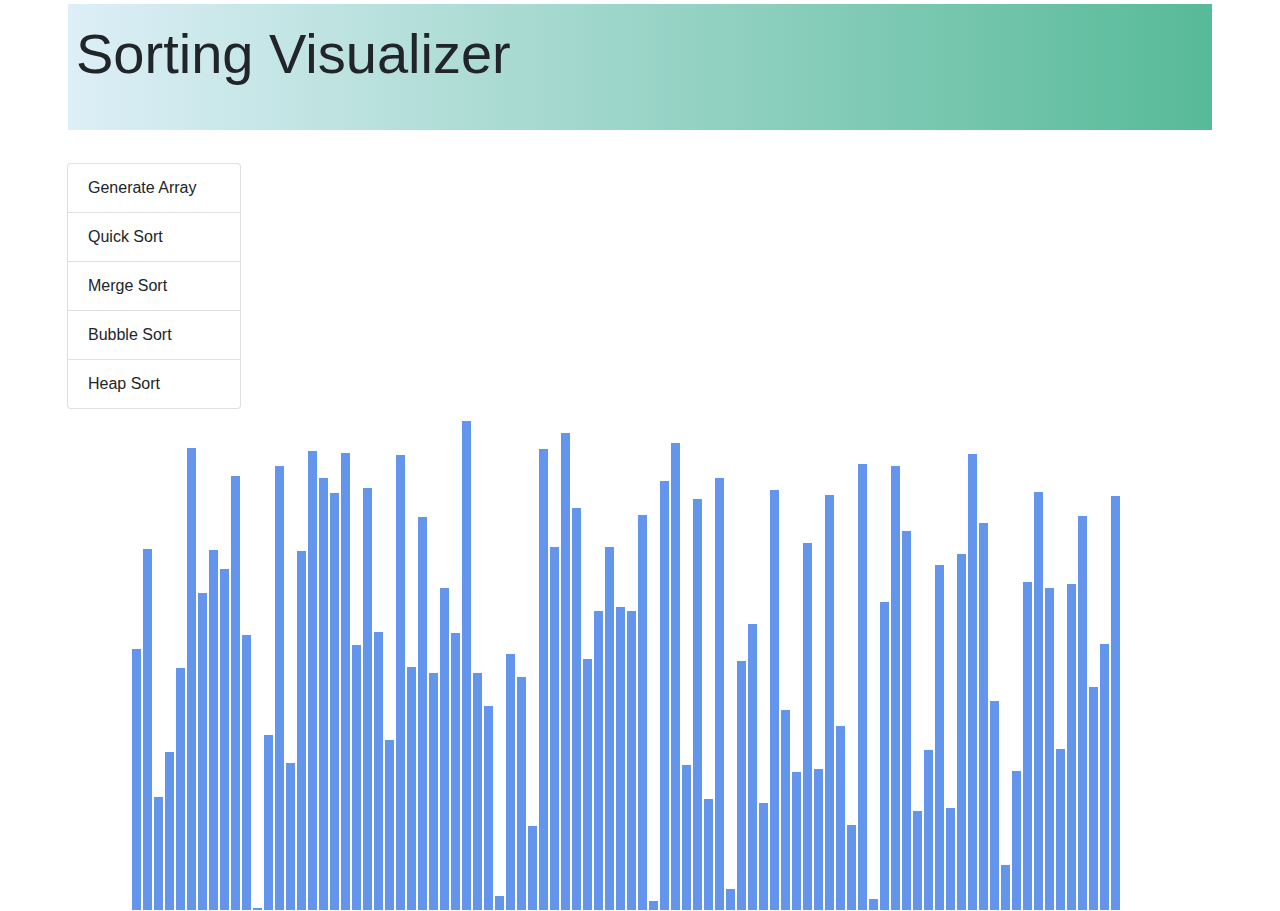
<file: sorting.html>
<!DOCTYPE html>
<html>
<head>
<title>Sorting</title>
<link rel="stylesheet" href="sorting.css">
<link rel="stylesheet" href="https://stackpath.bootstrapcdn.com/bootstrap/4.3.1/css/bootstrap.min.css" integrity="sha384-ggOyR0iXCbMQv3Xipma34MD+dH/1fQ784/j6cY/iJTQUOhcWr7x9JvoRxT2MZw1T" crossorigin="anonymous">
<script src="https://ajax.googleapis.com/ajax/libs/jquery/3.5.1/jquery.min.js"></script>
</head>
<body>
    <div id="main_window">
        <div id="header">
            <h1 class="display-4">Sorting Visualizer</h1>
        </div>
        <div id="controls">
            <!-- Controls -->
            <ul class="list-group">
                <li id="generate-array" class="ctrl-btn list-group-item">
                    Generate Array
                </li>
                <li id="quick-sort" class="ctrl-btn list-group-item">
                    Quick Sort
                </li>
                <li id="merge-sort" class="ctrl-btn list-group-item">
                    Merge Sort
                </li>
                <li id="bubble-sort" class="ctrl-btn list-group-item">
                    Bubble Sort
                </li>
                <li id="heap-sort" class="ctrl-btn list-group-item">
                    Heap Sort
                </li>
            </ul>
        </div>
        <div id = "viz_wrapper">
            <div id = "visualization">
                <!-- Visualization -->
            </div>
        </div>
    </div>
</body>
<script src="sorting.js"></script>
</html>
</file>
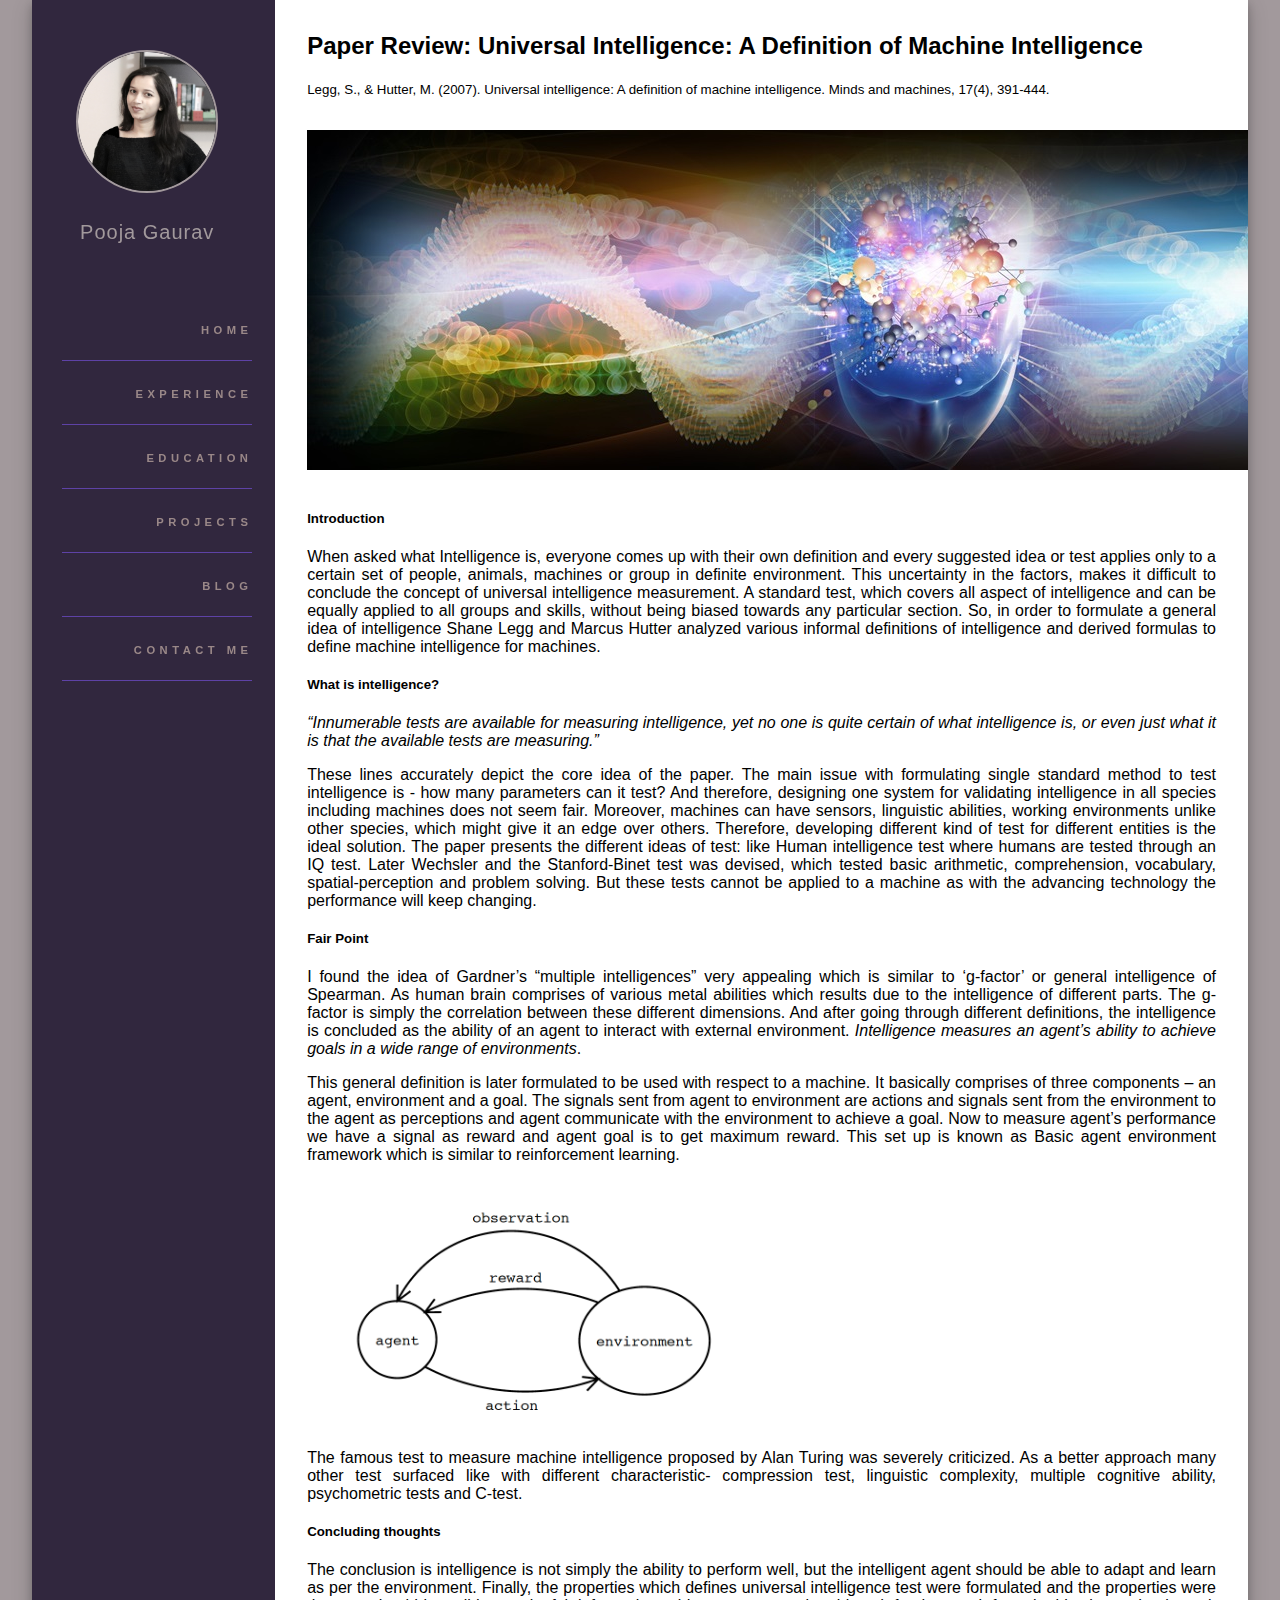
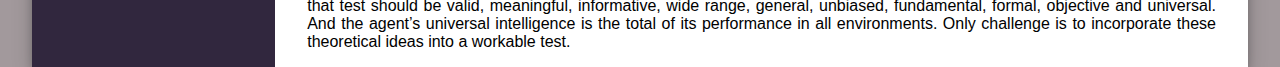
<file: uint.html>
<!DOCTYPE html>
<html>
<head>
    <title>Pooja Gaurav</title>
    <link rel="stylesheet" href="style.css">
    <link rel="stylesheet" href="blog.css">
    <!-- CSS only -->
    <link href="https://cdn.jsdelivr.net/npm/bootstrap@5.0.0-beta1/dist/css/bootstrap.min.css" rel="stylesheet" integrity="sha384-giJF6kkoqNQ00vy+HMDP7azOuL0xtbfIcaT9wjKHr8RbDVddVHyTfAAsrekwKmP1" crossorigin="anonymous">
    <script src="https://cdn.jsdelivr.net/npm/bootstrap@5.0.0-beta1/dist/js/bootstrap.bundle.min.js"></script>
    <link rel="stylesheet" href="https://cdnjs.cloudflare.com/ajax/libs/font-awesome/4.7.0/css/font-awesome.min.css">
</head>
<body>
    <section id="section1">
        <div class="content-box">
            <div class="userbox1"> 
                <nav class="fixed">
                    <center class="dp">
                        <img src="./img/dp1.jpg" class="home-img"/>
                        <h2>Pooja Gaurav</h2>
                    </center> 
                    <ul class="menu">
                        <li class = "item"><a href="index.html#section1">Home</a></li>
                        <li ><a href="index.html#section2">Experience</a></li> 
                        <li ><a href="index.html#section3">Education</a></li>
                        <li ><a href="index.html#section4">Projects</a></li>
                        <li ><a href="blog.html">Blog</a></li>
                        <li ><a href="index.html#section5">Contact Me</a></li>
                    </ul>
                </nav>
            </div>
            <div class="userbox2">
                <div class="container">
                    <h2 class="blog-title">Paper Review: Universal Intelligence: A Definition of Machine Intelligence</h2>
                    <small class="text-muted citation">Legg, S., & Hutter, M. (2007). Universal intelligence: A definition of machine intelligence. Minds and machines, 17(4), 391-444.</small>
                    <div class="row justify-content-center blog-content">
                        <div class="col-10">
                            <img alt="" src="ui.jpg" class="img-fluid blog-image"/>
                            <h5>Introduction</h5>
                            <p>When asked what Intelligence is, everyone comes up with their own definition and every suggested idea or test applies only to a certain set of people, animals, machines or group in definite environment. This uncertainty in the factors, makes it difficult to conclude the concept of universal intelligence measurement. A standard test, which covers all aspect of intelligence and can be equally applied to all groups and skills, without being biased towards any particular section.  So, in order to formulate a general idea of intelligence Shane Legg and Marcus Hutter analyzed various informal definitions of intelligence and derived formulas to define machine intelligence for machines.</p>


                            <h5>What is intelligence?</h5>
                            <p><em>“Innumerable tests are available for measuring intelligence, yet no one is quite certain of what intelligence is, or even just what it is that the available tests are measuring.”</em></p>

                            
                            <p>These lines accurately depict the core idea of the paper. The main issue with formulating single standard method to test intelligence is - how many parameters can it test? And therefore, designing one system for validating intelligence in all species including machines does not seem fair. Moreover, machines can have sensors, linguistic abilities, working environments unlike other species, which might give it an edge over others. Therefore, developing different kind of test for different entities is the ideal solution. The paper presents the different ideas of test: like Human intelligence test where humans are tested through an IQ test. Later Wechsler and the Stanford-Binet test was devised, which tested basic arithmetic, comprehension, vocabulary, spatial-perception and problem solving. But these tests cannot be applied to a machine as with the advancing technology the performance will keep changing.</p>

                            <h5>Fair Point</h5>
                            <p>I found the idea of Gardner’s “multiple intelligences” very appealing which is similar to ‘g-factor’ or general intelligence of Spearman. As human brain comprises of various metal abilities which results due to the intelligence of different parts. The g-factor is simply the correlation between these different dimensions. And after going through different definitions, the intelligence is concluded as the ability of an agent to interact with external environment. <span><em>Intelligence measures an agent’s ability to achieve goals in a wide range of environments</em></span>.</p>

                            <p>This general definition is later formulated to be used with respect to a machine. It basically comprises of three components – an agent, environment and a goal. The signals sent from agent to environment are actions and signals sent from the environment to the agent as perceptions and agent communicate with the environment to achieve a goal. Now to measure agent’s performance we have a signal as reward and agent goal is to get maximum reward. This set up is known as Basic agent environment framework which is similar to reinforcement learning.</p>

                            <img id="agent-env" alt="" src="ui2.png" class="img-fluid">

                            <p>The famous test to measure machine intelligence proposed by Alan Turing was severely criticized. As a better approach many other test surfaced like with different characteristic- compression test, linguistic complexity, multiple cognitive ability, psychometric tests and C-test.</p>
                            <h5>Concluding thoughts</h5>
                            <p>The conclusion is intelligence is not simply the ability to perform well, but the intelligent agent should be able to adapt and learn as per the environment. Finally, the properties which defines universal intelligence test were formulated and the properties were that test should be valid, meaningful, informative, wide range, general, unbiased, fundamental, formal, objective and universal. And the agent’s universal intelligence is the total of its performance in all environments. Only challenge is to incorporate these theoretical ideas into a workable test.</p>
                        </div>
                    </div>
                </div>
            </div>
        </div>
    </section>
</body>
</html>
</file>
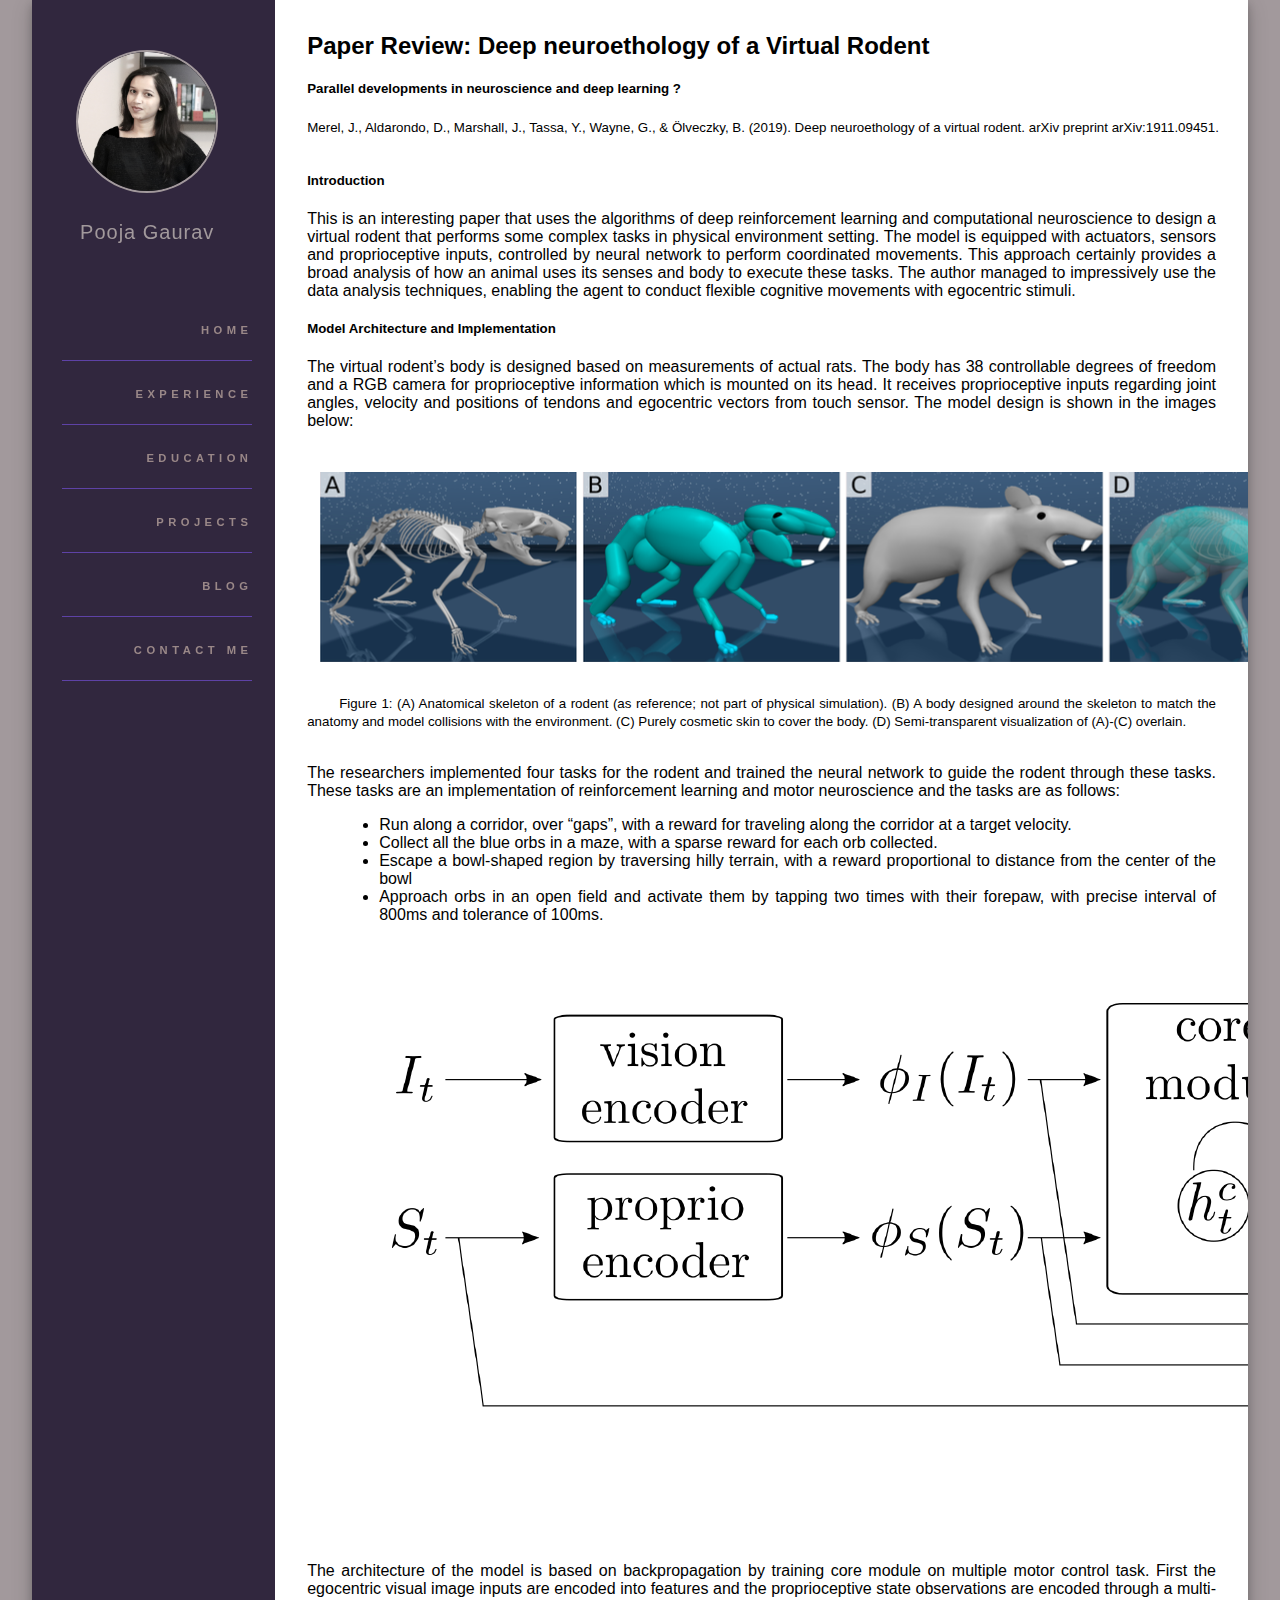
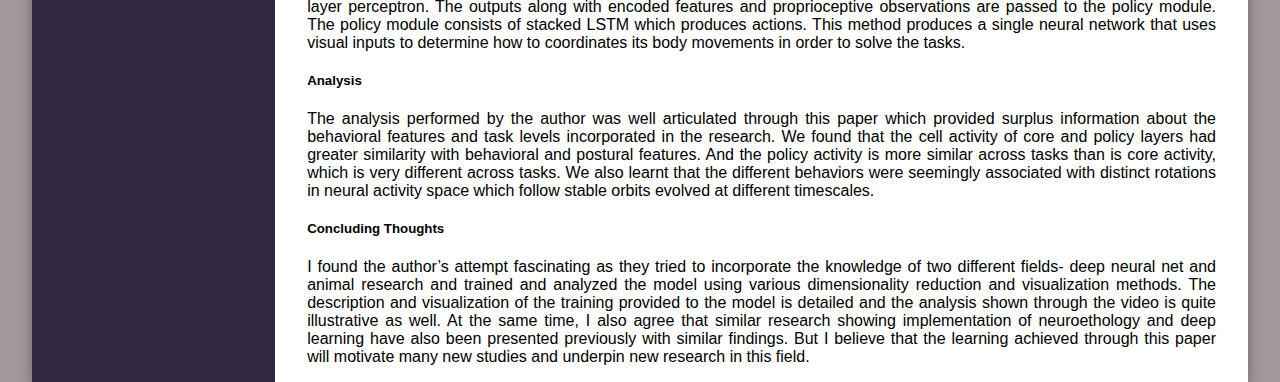
<file: vr.html>
<!DOCTYPE html>
<html>
<head>
    <title>Pooja Gaurav</title>
    <link rel="stylesheet" href="style.css">
    <link rel="stylesheet" href="blog.css">
    <!-- CSS only -->
    <link href="https://cdn.jsdelivr.net/npm/bootstrap@5.0.0-beta1/dist/css/bootstrap.min.css" rel="stylesheet" integrity="sha384-giJF6kkoqNQ00vy+HMDP7azOuL0xtbfIcaT9wjKHr8RbDVddVHyTfAAsrekwKmP1" crossorigin="anonymous">
    <script src="https://cdn.jsdelivr.net/npm/bootstrap@5.0.0-beta1/dist/js/bootstrap.bundle.min.js"></script>
    <link rel="stylesheet" href="https://cdnjs.cloudflare.com/ajax/libs/font-awesome/4.7.0/css/font-awesome.min.css">
</head>
<body>
    <section id="section1">
        <div class="content-box">
            <div class="userbox1"> 
                <nav class="fixed">
                    <center class="dp">
                        <img src="./img/dp1.jpg" class="home-img"/>
                        <h2>Pooja Gaurav</h2>
                    </center> 
                    <ul class="menu">
                        <li class = "item"><a href="index.html#section1">Home</a></li>
                        <li ><a href="index.html#section2">Experience</a></li> 
                        <li ><a href="index.html#section3">Education</a></li>
                        <li ><a href="index.html#section4">Projects</a></li>
                        <li ><a href="blog.html">Blog</a></li>
                        <li ><a href="index.html#section5">Contact Me</a></li>
                    </ul>
                </nav>
            </div>
            <div class="userbox2">
                <div class="container">
                    <h2 class="blog-title">Paper Review: Deep neuroethology of a Virtual Rodent</h2>
                    <h5 class="blog-title">Parallel developments in neuroscience and deep learning ?</h5>
                    <small class="text-muted citation">Merel, J., Aldarondo, D., Marshall, J., Tassa, Y., Wayne, G., & Ölveczky, B. (2019). Deep neuroethology of a virtual rodent. arXiv preprint arXiv:1911.09451.</small><br/>
                    <div class="row justify-content-center blog-content">
                        <div class="col-10">
                            <h5>Introduction</h5>
                            <p>This is an interesting paper that uses the algorithms of deep reinforcement learning and computational neuroscience to design a virtual rodent that performs some complex tasks in physical environment setting. The model is equipped with actuators, sensors and proprioceptive inputs, controlled by neural network to perform coordinated movements. This approach certainly provides a broad analysis of how an animal uses its senses and body to execute these tasks. The author managed to impressively use the data analysis techniques, enabling the agent to conduct flexible cognitive movements with egocentric stimuli.</p>

                            <h5>Model Architecture and Implementation</h5>
                            <p>The virtual rodent’s body is designed based on measurements of actual rats. The body has 38 controllable degrees of freedom and a RGB camera for proprioceptive information which is mounted on its head. It receives proprioceptive inputs regarding joint angles, velocity and positions of tendons and egocentric vectors from touch sensor. The model design is shown in the images below:</p>
                            <img alt="" src="./img/rodent.png" class="img-fluid blog-image"/>
                            <small class="text-muted citation">Figure 1: (A) Anatomical skeleton of a rodent (as reference; not part of physical simulation). (B) A body designed around the skeleton to match the anatomy and model collisions with the environment.
                            (C) Purely cosmetic skin to cover the body. (D) Semi-transparent visualization of (A)-(C) overlain.</small><br><br>

                            <p>The researchers implemented four tasks for the rodent and trained the neural network to guide the rodent through these tasks. These tasks are an implementation of reinforcement learning and motor neuroscience and the tasks are as follows:</p>

                            <ul class="bullet-list">
                                <li>Run along a corridor, over “gaps”, with a reward for traveling along the corridor at a target velocity.</li>
                                <li>Collect all the blue orbs in a maze, with a sparse reward for each orb collected.</li>
                                <li>Escape a bowl-shaped region by traversing hilly terrain, with a reward proportional to distance from the center of the bowl</li>
                                <li>Approach orbs in an open field and activate them by tapping two times with their forepaw, with precise interval of 800ms and tolerance of 100ms.</li>
                            </ul>
                            <img alt="" src="./img/vr_diag.png" class="img-fluid blog-image"/>
                            <p>The architecture of the model is based on backpropagation by training core module on multiple motor control task. First the egocentric visual image inputs are encoded into features and the proprioceptive state observations are encoded through a multi-layer perceptron. The outputs along with encoded features and proprioceptive observations are passed to the policy module. The policy module consists of stacked LSTM which produces actions. This method produces a single neural network that uses visual inputs to determine how to coordinates its body movements in order to solve the tasks.</p>


                            <h5>Analysis</h5>
                            <p>The analysis performed by the author was well articulated through this paper which provided surplus information about the behavioral features and task levels incorporated in the research. We found that the cell activity of core and policy layers had greater similarity with behavioral and postural features. And the policy activity is more similar across tasks than is core activity, which is very different across tasks. We also learnt that the different behaviors were seemingly associated with distinct rotations in neural activity space which follow stable orbits evolved at different timescales.</p>
                            

                            <h5>Concluding Thoughts</h5>
                            <p>I found the author’s attempt fascinating as they tried to incorporate the knowledge of two different fields- deep neural net and animal research and trained and analyzed the model using various dimensionality reduction and visualization methods. The description and visualization of the training provided to the model is detailed and the analysis shown through the video is quite illustrative as well. At the same time, I also agree that similar research showing implementation of neuroethology and deep learning have also been presented previously with similar findings. But I believe that the learning achieved through this paper will motivate many new studies and underpin new research in this field.
                            </p>
                        </div>
                    </div>
                </div>
            </div>
        </div>
    </section>
</body>
</html>
</file>
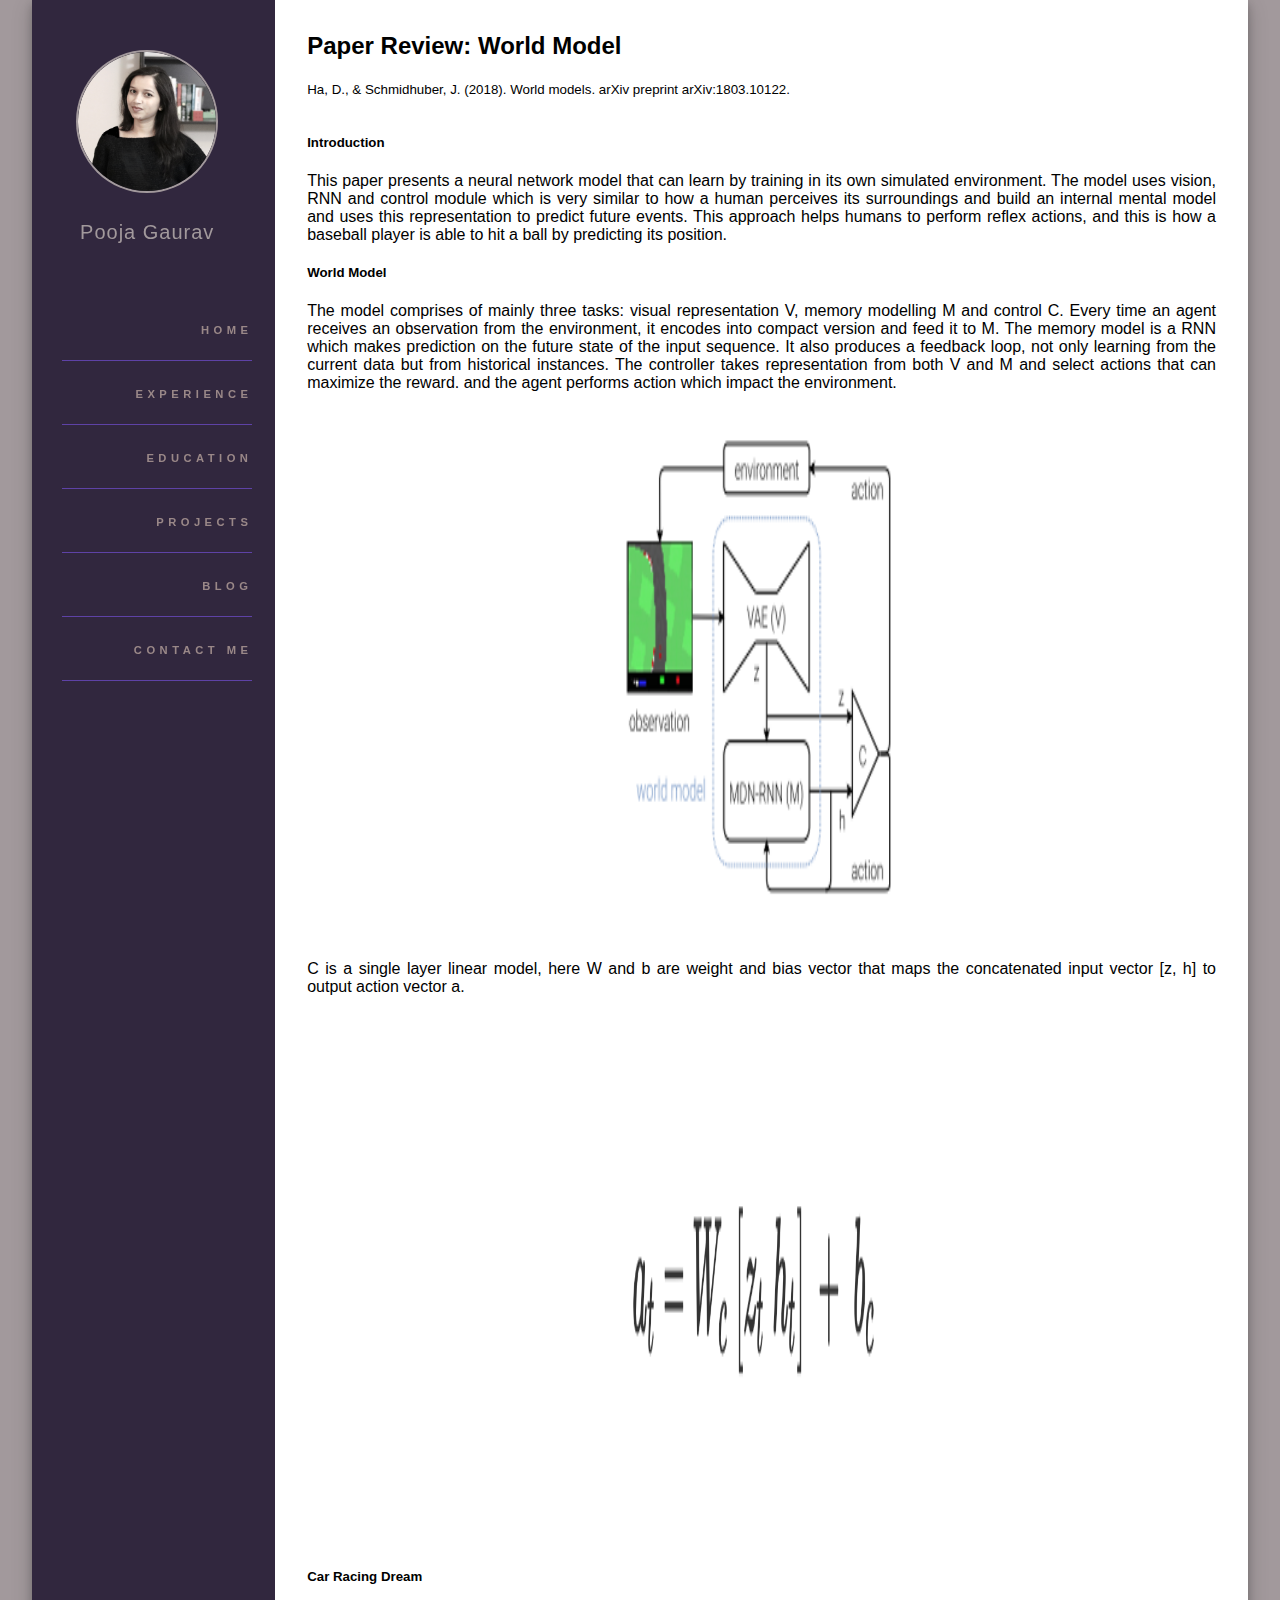
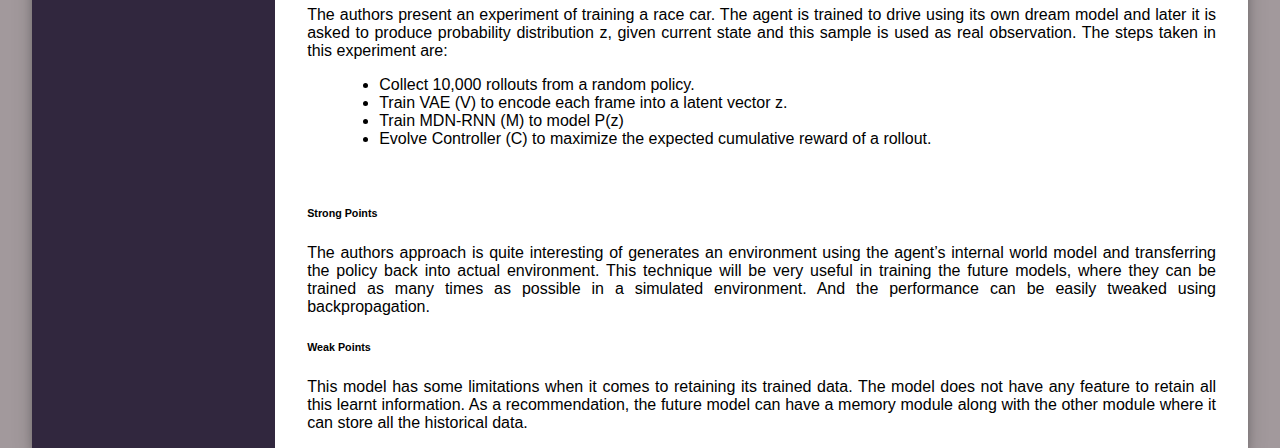
<file: wm.html>
<!DOCTYPE html>
<html>
<head>
    <title>Pooja Gaurav</title>
    <link rel="stylesheet" href="style.css">
    <link rel="stylesheet" href="blog.css">
    <!-- CSS only -->
    <link href="https://cdn.jsdelivr.net/npm/bootstrap@5.0.0-beta1/dist/css/bootstrap.min.css" rel="stylesheet" integrity="sha384-giJF6kkoqNQ00vy+HMDP7azOuL0xtbfIcaT9wjKHr8RbDVddVHyTfAAsrekwKmP1" crossorigin="anonymous">
    <script src="https://cdn.jsdelivr.net/npm/bootstrap@5.0.0-beta1/dist/js/bootstrap.bundle.min.js"></script>
    <link rel="stylesheet" href="https://cdnjs.cloudflare.com/ajax/libs/font-awesome/4.7.0/css/font-awesome.min.css">
</head>
<body>
    <section id="section1">
        <div class="content-box">
            <div class="userbox1"> 
                <nav class="fixed">
                    <center class="dp">
                        <img src="./img/dp1.jpg" class="home-img"/>
                        <h2>Pooja Gaurav</h2>
                    </center> 
                    <ul class="menu">
                        <li class = "item"><a href="index.html#section1">Home</a></li>
                        <li ><a href="index.html#section2">Experience</a></li> 
                        <li ><a href="index.html#section3">Education</a></li>
                        <li ><a href="index.html#section4">Projects</a></li>
                        <li ><a href="blog.html">Blog</a></li>
                        <li ><a href="index.html#section5">Contact Me</a></li>
                    </ul>
                </nav>
            </div>
            <div class="userbox2">
                <div class="container">
                    <h2 class="blog-title">Paper Review: World Model</h2>
                    <small class="text-muted citation">Ha, D., & Schmidhuber, J. (2018). World models. arXiv preprint arXiv:1803.10122.</small><br/>
                    
                    <div class="row justify-content-center blog-content">
                        <div class="col-10">
                            <h5>Introduction</h5>
                            <p>This paper presents a neural network model that can learn by training in its own simulated environment. The model uses vision, RNN and control module which is very similar to how a human perceives its surroundings and build an internal mental model and uses this representation to predict future events. This approach helps humans to perform reflex actions, and this is how a baseball player is able to hit a ball by predicting its position.</p>

                            <h5>World Model</h5>
                            <p>The model comprises of mainly three tasks: visual representation V, memory modelling M and control C. Every time an agent receives an observation from the environment, it encodes into compact version and feed it to M. The memory model is a RNN which makes prediction on the future state of the input sequence. It also produces a feedback loop, not only learning from the current data but from historical instances. The controller takes representation from both V and M and select actions that can maximize the reward. and the agent performs action which impact the environment.</p>
                            <p style="text-align:center;">
                            <img alt="" src="./img/wm.png" class="img-fluid blog-image center" height="500" width="300"/></p>

                            <p>C is a single layer linear model, here W and b are weight and bias vector that maps the concatenated input vector [z, h] to output action vector a.</p>

                            <p style="text-align:center;">
                            <img alt="" src="./img/wm_f.png" class="img-fluid blog-image center" height="500" width="300"/></p>
                            
                            <h5>Car Racing Dream</h5>
                            <p>The authors present an experiment of training a race car. The agent is trained to drive using its own dream model and later it is asked to produce probability distribution z, given current state and this sample is used as real observation. The steps taken in this experiment are:</p>

                            <ul class="bullet-list">
                                <li>Collect 10,000 rollouts from a random policy.</li>
                                <li>Train VAE (V) to encode each frame into a latent vector z.</li>
                                <li>Train MDN-RNN (M) to model P(z)</li>
                                <li>Evolve Controller (C) to maximize the expected cumulative reward of a rollout.</li>
                            </ul><br>

                            <h6>Strong Points</h6>
                            <p>The authors approach is quite interesting of generates an environment using the agent’s internal world model and transferring the policy back into actual environment. This technique will be very useful in training the future models, where they can be trained as many times as possible in a simulated environment. And the performance can be easily tweaked using backpropagation. 
                            </p>

                            <h6>Weak Points</h6>
                            <p>This model has some limitations when it comes to retaining its trained data. The model does not have any feature to retain all this learnt information. As a recommendation, the future model can have a memory module along with the other module where it can store all the historical data.   
                            </p>
                        </div>
                    </div>
                </div>
            </div>
        </div>
    </section>
</body>
</html>
</file>
<file: style.css>
body {
    padding: 0;
    margin: 0;
    font-family: arial;
    scroll-behavior: smooth;
}

* {
	box-sizing: border-box;
}

ul {
	list-style: none;
}

a {
	text-decoration: none !important;
}

nav {
	margin-top: 20px;
	width:18%;
	display: block;
	justify-content: space-around;
	position: fixed;
	text-align: right;
	font-family: arial;
	font-size: 1rem;
	font-weight: bold;
}

nav ul {
	display: block;
	margin-top: 10px;
	padding: 10px;
	padding-left: 30px
}
nav ul li{
	border-bottom: 1px solid #5e42a6;
  	border-bottom: 1px linear-gradient(to right, #5e42a6, #b74e91);
  	border-top: 1px solid linear-gradient(to right, #5e42a6, #b74e91);
}

nav li a {
	line-height: 60px;
	margin-top: 3px;
	display: block;
	font-size: 0.7em;
	text-transform: uppercase;
	letter-spacing: 0.4em;
	color: #9a8888;
	
}
&.menu a {
      color: white;
    }
nav ul li a:hover{
	color: #FFFFFF;
	transition: all ease 0.2s;

}
section {
	min-height: 100vh;
}
.home-img{
	max-height: 100%;
	border-radius:50%;
	max-width:100%;
	top:10%;
    border:1px solid @color-1st;
    box-shadow:0 0 0 2px #a2999c;
    object-fit: contain;
    
}

.dp{
	height: 60%;
	width:60%;
	padding:2em 0 1em 0;
	text-align:center;
	position: relative;
	display:block;
	margin: 0 auto;

	}

.dp h2{
	padding-top: 10px; 
	color: #a2999c;
	font-family: 'Open Sans', sans-serif !important;
    font-weight: 300;
    font-style: normal;
    font-size: 20px;
	letter-spacing: 1px;
	line-height: 
	text-transform: uppercase;
  	text-align: center;
}

.heading{
    color: #555;
    font-size:30px;
    letter-spacing: 1px;
    text-align: center;
    font-weight: 600;
    padding-bottom: 10px;
    padding-top: 10px;

}
/*--------------Header CSS----------*/
#section1 {
    width: 100%;
    position: relative;
    background-color: #a2999c;
    background-position: center;
    background-size: cover;
}
.home-text .fa{
	padding:5px;
	font-size: 15px;
}
#section2 {
    /*height:100vh;*/
    width: 100%;
    position: relative;
    background-color: #a2999c;

}

.content-box {
	position: relative;
	width: 95%;
	margin: 0 auto;
	min-height: 100px;
	overflow: auto;
	background-color: #31273e;
	box-shadow: 0 4px 8px 0 rgba(0, 0, 0, 0.2), 0 6px 20px 0 rgba(0, 0, 0, 0.19);
}
.userbox1{
	width: 20%;
	min-height: 100vh;
	display:block;
	position: relative;
	float: left;
	background-color: #31273e;
}

.fixed {
	position:fixed;
	z-index: 1;
}
.userbox2 {
	width: 80%;
	min-height: 100vh;
	display:block;
	position: relative;
	background-color: #fff;
	float: left;
}

.home-image {
	background-image: url("img/bg1.jpg");
	background-size: cover;
	background-repeat: none; 
	min-height: 100vh;
	position:fixed;
}

.userbox3 {
	position: relative;
	float: right;
	margin-right: 10px;
	padding: 50px 0;
	width: 50%;
	color: #FFF;
	text-align: justify;
}

.btn-home{
	display:inline-block;
	padding:0.3em 1.2em;
	margin:0 1em 0.3em 0;
	border:0.16em solid #22215f;
	border-radius: 0.4rem;
	box-sizing: border-box;
	text-decoration:none;
	font-family:'Roboto',sans-serif;
	font-weight:300;
	color:#22215f;
	text-align: center;
	transition: all 0.2s;
}
.btn-home:hover {
	background-color:#22215f;
	color:#fff;
}
@media all and (max-width:30em) {
	.btn-home {
		display:block;
		margin:0.2em auto;
		}
}
#section3{
	width: 100%;
    position: relative;
    background-color: #a2999c;

}
/*-------------Contact -----------------*/
#section5 .userbox2{
	background-color: #a2999c;
	font-size: 20px;
	color: #000;
	text-align: center;
}
#section5 {
	width: 100%;
    position: relative;
    background-color: #a2999c;
}

#section5 h2{
	font-size: 40px;
	color: #000;
}
#section5 a{
	font-size: 20px;
	color: #a2999c;
}

.sec2{
	background-color: #000;
	min-height:37vh;
	position:relative;
	color:#000;
}

.btn-contact{
	display: block;
	width: 19vh !important;
	padding: 0.1rem;
	font-size: 1rem;
	margin:1em 0 1em 30em;
	text-align: center;
	color: #000;
	background-color: #a2999c;
	border: none;
	border-radius: 0.4rem;
	transition: 0.2s;
	cursor: pointer;
	letter-spacing: 0.1rem;
}

.btn-contact span {
  	margin-left: 1rem;
  	transition: 0.2s;
}

.btn-contact:hover,
.btn-contact:active {
  	background-color: #413452;
}

}
#section5 hr{
	background-color: #fff;
	height:3px;
}
.sec2 .col-md-4{
	margin-top: 90px;
}
.sec2 .fa{
	padding:7px;
	font-size: 30px;

}
</file>
<file: resume-style.css>
.main-timeline{ font-family: arial}
.main-timeline:after{
    content: '';
    display: block;
    clear: both;
}
.timeline strong{
    color: #555;
    letter-spacing: 1px;
}
.main-timeline .timeline{
    width: 50%;
    padding: 10px;
    margin: 0 5px 5px 10px;
    float: left;
    position: relative;
    z-index: 1;
}
.main-timeline .timeline-content{
    background: #fff;
    min-height: 165px;
    padding: 20px 20px 20px 140px;
    box-shadow: 0 0 15px rgba(0, 0, 0, 0.3);
    display: block;
    position: relative;
}
.main-timeline .timeline-content:hover{ text-decoration: none; }
.main-timeline .timeline-content:before,
.main-timeline .timeline-content:after{
    content: "";
    background: #561717;
    width: 80px;
    height: 60%;
    position: absolute;
    top: -10px;
    left: -10px;
    z-index: -1;
}
.main-timeline .timeline-content:after{
    top: auto;
    left: auto;
    bottom: -10px;
    right: -10px;
}
.main-timeline .timeline-year{
    color: #fff;
    background: #561717;
    font-size: 25px;
    font-weight: 800;
    text-align: center;
    line-height: 165px;
    width: 95px;
    box-shadow: 10px 5px 10px rgba(0, 0, 0, 0.2);
    position: absolute;
    left: 20px;
    top: -12px;
    bottom: -12px;
}
.main-timeline .timeline-year:before{
    content: "";
    background: linear-gradient(to top right, #6C433F 49%, transparent 50%);
    width: 12px;
    height: 12px;
    position: absolute;
    top: 0;
    right: -12px;
}
.main-timeline .timeline-icon{
    color: #561717;
    font-size: 35px;
    line-height: 40px;
    position: absolute;
    bottom: 10px;
    right: 10px;
}
.main-timeline .title{
    color: #561717;
    font-size: 18px;
    font-weight: 900;
    text-transform: uppercase;
    letter-spacing: 1px;
    margin: 0 0 3px 0;
}
.main-timeline .description{
    font-family: arial;
    color: #555;
    font-size: 14px;
    letter-spacing: 1px;
    margin-top: 5px;
    text-align: justify;
}
.main-timeline .timeline:nth-child(even){
    float: right;
    margin: 0 0 0 5px;
}
.main-timeline .timeline:nth-child(even) .timeline-content{ padding: 20px 130px 20px 20px; }
.main-timeline .timeline:nth-child(even) .timeline-content:before{
    left: auto;
    right: -10px;
}
.main-timeline .timeline:nth-child(even) .timeline-content:after{
    right: auto;
    left: -10px;
}
.main-timeline .timeline:nth-child(even) .timeline-year{
    box-shadow: -10px 5px 10px rgba(0, 0, 0, 0.3);
    left: auto;
    right: 10px;
}
.main-timeline .timeline:nth-child(even) .timeline-year:before{
    transform: rotateY(180deg);
    right: auto;
    left: -12px;
}
.main-timeline .timeline:nth-child(even) .timeline-icon{
    right: auto;
    left: 10px;
}
.main-timeline .timeline:nth-child(4n+2) .timeline-content:before,
.main-timeline .timeline:nth-child(4n+2) .timeline-content:after,
.main-timeline .timeline:nth-child(4n+2) .timeline-year{
    background: #561717;
}
.main-timeline .timeline:nth-child(4n+2) .timeline-icon,
.main-timeline .timeline:nth-child(4n+2) .title{
    color: #561717;
}
.main-timeline .timeline:nth-child(4n+2) .timeline-year:before{
    background: linear-gradient(to top right, #af5807 49%, transparent 50%);
}
.main-timeline .timeline:nth-child(4n+3) .timeline-content:before,
.main-timeline .timeline:nth-child(4n+3) .timeline-content:after,
.main-timeline .timeline:nth-child(4n+3) .timeline-year{
    background: #561717;
}
.main-timeline .timeline:nth-child(4n+3) .timeline-icon,
.main-timeline .timeline:nth-child(4n+3) .title{
    color: #561717;
}
.main-timeline .timeline:nth-child(4n+3) .timeline-year:before{
    background: linear-gradient(to top right, #041b2b 49%, transparent 50%);
}
.main-timeline .timeline:nth-child(4n+4) .timeline-content:before,
.main-timeline .timeline:nth-child(4n+4) .timeline-content:after,
.main-timeline .timeline:nth-child(4n+4) .timeline-year{
    background: #561717;
}
.main-timeline .timeline:nth-child(4n+4) .timeline-icon,
.main-timeline .timeline:nth-child(4n+4) .title{
    color: #561717;
}
.main-timeline .timeline:nth-child(4n+4) .timeline-year:before{
    background: linear-gradient(to top right, #345614 49%, transparent 50%);
}
@media screen and (max-width:767px){
    .main-timeline .timeline,
    .main-timeline .timeline:nth-child(even){
        width: 100%;
        margin: 0 0 20px 0;
    }
}
@media screen and (max-width:479px){
    .main-timeline .timeline .timeline-content,
    .main-timeline .timeline:nth-child(even) .timeline-content{
        padding: 40px 20px;
    }
    .main-timeline .timeline .timeline-year,
    .main-timeline .timeline:nth-child(even) .timeline-year{
        height: 55px;
        line-height: 55px;
        box-shadow: 0 5px 10px rgba(0, 0, 0, 0.3);
        right: 10px;
        left: auto;
    }
    .main-timeline .timeline:nth-child(even) .timeline-year{
        top: -10px;
        bottom: auto;
        left: 10px;
    }
}
</file>
<file: education-style.css>
.main-timeline2{
    position: relative;
    transition: all 0.4s ease 0s;
}
.main-timeline2:before{
    content: "";
    width: 3px;
    height: 100%;
    background: #bfbfbf;
    position: absolute;
    top: 0;
    left: 50%;
}
.main-timeline2 .timeline2{
    position: relative;
}
.main-timeline2 .timeline2:before,
.main-timeline2 .timeline2:after{
    content: "";
    display: block;
    width: 100%;
    clear: both;
}
.main-timeline2 .timeline-icon2{
    width: 20px;
    height: 20px;
    border-radius: 50%;
    background: #fff;
    border: 2px solid #769284;
    position: absolute;
    top: 0;
    left: 3px;
    right: 0;
    margin: 0 auto;
    overflow: hidden;
}
.main-timeline2 .timeline-content2{
    width: 48%;
    padding: 0 10px 5px 20px;
    border-radius: 5px;
    text-align: left;
    -webkit-box-shadow: 0 3px 0 rgba(0, 0, 0, 0.1);
    -moz-box-shadow: 0 3px 0 rgba(0, 0, 0, 0.1);
    -ms-box-shadow: 0 3px 0 rgba(0, 0, 0, 0.1);
    transition: all 0.3s ease 0s;
}
.main-timeline2 .date2{
    display: inline-block;
    font-size: 16px;
    font-weight: 300;
    color: #fff;
    padding: 12px 33px;
    background: #769284;
    border-radius: 30px;
}
.main-timeline2 .title2{
    font-size: 24px;
    font-weight: 500;
    color: #5c5151;
    margin-top: 20px;
    margin-bottom: 20px;
}
.main-timeline2 .sub-title{
    margin:0;
    padding:0;
    font-size: 16px;
    font-weight: 200;
    color: #5c5151;
    text-align: left;
}
.main-timeline2 .description2{
    font-size: 14px;
    color: #606060;
    line-height: 2;
    text-align: justify;
}
.main-timeline2 .timeline-content2.right{
    float: right;
    text-align: left;
}
@media only screen and (max-width: 767px){
    .main-timeline2:before{
        left: 0;
    }
    .main-timeline2 .timeline-icon2{
        left: -8px;
        margin: 0;
    }
    .main-timeline2 .timeline-content2{
        width: 90%;
        float: right;
    }
}
</file>
<file: project-style.css>
.section4{
  height:100px;
  width: 100%;
  position: relative;
  background-color: #a2999c;
}
.scr1 {
  background-color: #eee;
  font-family: "Poppins", sans-serif;
  display: flex;
  justify-content: center;
  align-items: center;
  min-height: 100vh;
  position: relative;
  width: 95%;
  margin: 0 auto;
  background-color: #fff;
}

.grid {
  display: grid;
  width: 50em;
  grid-gap: 6rem;
  grid-template-columns: repeat(auto-fit, minmax(15rem, 1fr));
  align-items: start;
  border: 1px solid black;
}

.grid-item {
  /*width:30%;
  height:40%;*/
  background-color: #fff;
  border-radius: 0.4rem;
  overflow: hidden;
  box-shadow: 0 3rem 6rem rgba(0, 0, 0, 0.1);
  cursor: pointer;
  transition: 0.2s;
}

.grid-item:hover {
  transform: translateY(-0.5%);
  box-shadow: 0 4rem 8rem rgba(0, 0, 0, 0.5);
}

.card-img {
  display: block;
  width: 100%;
  height: 20rem;
  object-fit: cover;
}

.card-content {
  padding: 3rem;
}

.card-header {
  font-size: 3rem;
  font-weight: 500;
  color: #0d0d0d;
  margin-bottom: 1.5rem;
}

.card-text {
  font-size: 1.6rem;
  letter-spacing: 0.1rem;
  line-height: 1.7;
  color: #3d3d3d;
  margin-bottom: 2.5rem;
}

.card-btn {
  display: block;
  width: 100%;
  padding: 1.5rem;
  font-size: 2rem;
  text-align: center;
  color: #3363ff;
  background-color: #d8e0fd;
  border: none;
  border-radius: 0.4rem;
  transition: 0.2s;
  cursor: pointer;
  letter-spacing: 0.1rem;
}

.card-btn span {
  margin-left: 1rem;
  transition: 0.2s;
}

.card-btn:hover,
.card-btn:active {
  background-color: #c2cffc;
}

.card-btn:hover span,
.card-btn:active span {
  margin-left: 1.5rem;
}

@media only screen and (max-width: 60em) {
  body {
    padding: 3rem;
  }

  .grid {
    grid-gap: 3rem;
  }
}
</file>
<file: blog.css>
.blog-title {
    margin-top: 2rem;
    margin-left: 2rem;
}

.blog-content {
    padding: 1rem 2rem 0 2rem;
    text-align: justify;
    text-justify: inter-word;
}

.blog-index {
    margin-left: 1rem;
}

.blog-image {
    margin-top: 1rem;
    margin-bottom: 1rem;

}

#agent-env {
    max-width: 50% !important;
    margin-left: auto !important;
    margin-right: auto !important;
}

.citation {
	margin-left: 2rem;
}

h5 {
	margin-top: 1.3rem !important;
}

.bullet-list {
	list-style: disc !important;
    margin-left: 2rem;
}
.blog-btn {
    color: #31273e !important;
    background-color: #eae6ef !important;
    float:right;
    border-color: #31273e !important;

}
.title-pr {
    background-color: #eae6ef !important;
}
.card {
    margin-bottom: 1rem !important;
}
</file>
<file: sorting.css>
#main_window {
    position: relative;
    width: 90%;
    margin: 0 auto;
    padding: 3px;
    min-height: 50em;
}

#header{
    background-image: linear-gradient(-90deg, #57BA98 0%, #ddeff7 100%);
    min-height: 8em;
    padding: 1em 0.5em;
    border: 1px solid rgb(255, 255, 255);
}

#controls {
    padding: 2em 2em 0 0;
    position: relative;
    width: 18%;
    float:left;
}

#viz_wrapper {
    position: relative;
    margin-left: 2em;
    padding-left: 2em;
}

#visualization {
    position: relative;
    float: left;
    margin: 0 auto 0 auto;
    min-height: 35em;
    overflow: auto;
}

.bar {
    position: relative;
    margin: 0;
    float: left;
    box-sizing: content-box !important;
    background-color: cornflowerblue;
    border: 1px solid rgb(255, 255, 255);
}

.ctrl-btn {
    cursor: pointer;
}
</file>
